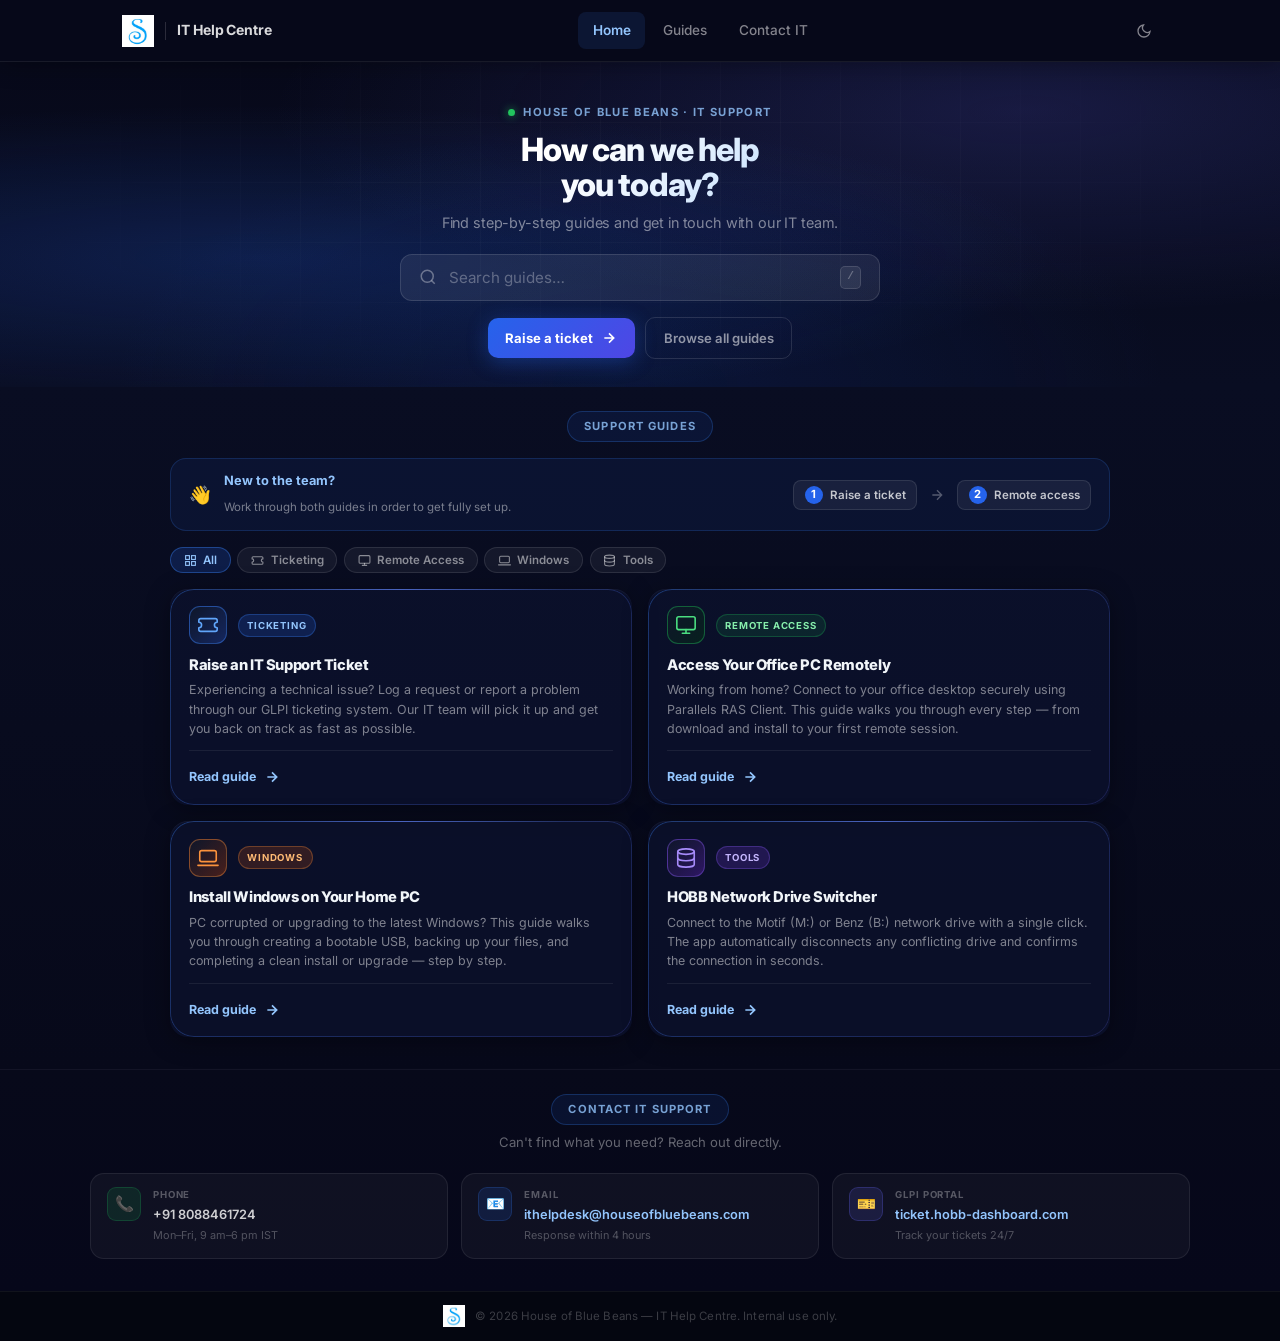
<file: index.html>
<!DOCTYPE html>
<html lang="en">
<head>
  <meta charset="UTF-8" />
  <meta name="viewport" content="width=device-width, initial-scale=1.0" />
  <meta name="description" content="House of Blue Beans IT Help Centre — step-by-step guides for raising IT support tickets and accessing your office PC remotely." />
  <title>IT Help Centre – House of Blue Beans</title>
  <link rel="icon" type="image/png" href="assets/images/logo.png" />
  <link rel="stylesheet" href="assets/style.css?v=8" />
</head>
<body>

  <!-- ── HEADER ── -->
  <header>
    <div class="hdr-inner">
      <a href="index.html" class="logo">
        <img src="assets/images/logo.png" alt="House of Blue Beans" />
        <div class="logo-sep"></div>
        <span class="logo-label">IT Help Centre</span>
      </a>
      <nav>
        <a href="index.html" class="nav-a active">Home</a>
        <a href="#guides" class="nav-a">Guides</a>
        <a href="#contact" class="nav-a">Contact IT</a>
      </nav>
      <div class="hdr-controls">
        <button class="theme-toggle" title="Toggle light/dark mode" aria-label="Toggle light/dark mode">
          <svg class="icon-moon" width="16" height="16" fill="none" stroke="currentColor" stroke-width="2" viewBox="0 0 24 24"><path d="M21 12.79A9 9 0 1 1 11.21 3 7 7 0 0 0 21 12.79z"/></svg>
          <svg class="icon-sun" width="16" height="16" fill="none" stroke="currentColor" stroke-width="2" viewBox="0 0 24 24"><circle cx="12" cy="12" r="5"/><line x1="12" y1="1" x2="12" y2="3"/><line x1="12" y1="21" x2="12" y2="23"/><line x1="4.22" y1="4.22" x2="5.64" y2="5.64"/><line x1="18.36" y1="18.36" x2="19.78" y2="19.78"/><line x1="1" y1="12" x2="3" y2="12"/><line x1="21" y1="12" x2="23" y2="12"/><line x1="4.22" y1="19.78" x2="5.64" y2="18.36"/><line x1="18.36" y1="5.64" x2="19.78" y2="4.22"/></svg>
        </button>
        <button class="nav-toggle" aria-label="Open navigation" aria-expanded="false">
          <svg width="20" height="20" fill="none" stroke="currentColor" stroke-width="2" stroke-linecap="round" viewBox="0 0 24 24"><line x1="3" y1="6" x2="21" y2="6"/><line x1="3" y1="12" x2="21" y2="12"/><line x1="3" y1="18" x2="21" y2="18"/></svg>
        </button>
      </div>
    </div>
    <nav class="nav-mobile">
      <a href="index.html" class="nav-mobile-a active">Home</a>
      <a href="#guides" class="nav-mobile-a">Guides</a>
      <a href="#contact" class="nav-mobile-a">Contact IT</a>
    </nav>
  </header>

  <!-- ── HERO ── -->
  <section class="hero">
    <div class="hero-inner">
      <div class="eyebrow">
        <span class="eyebrow-dot"></span>
        House of Blue Beans · IT Support
      </div>
      <h1>How can we help<br>you today?</h1>
      <p>Find step-by-step guides and get in touch with our IT team.</p>
      <label class="search-box" for="searchInput">
        <svg class="s-icon" width="18" height="18" fill="none" stroke="currentColor" stroke-width="2" viewBox="0 0 24 24" aria-hidden="true"><circle cx="11" cy="11" r="8"/><path d="m21 21-4.35-4.35"/></svg>
        <input id="searchInput" type="search" placeholder="Search guides…" autocomplete="off" />
        <kbd class="search-hint">/</kbd>
      </label>
      <div class="hero-actions">
        <a href="guides/raise-it-ticket.html" class="btn-primary">
          Raise a ticket
          <svg width="16" height="16" fill="none" stroke="currentColor" stroke-width="2.5" viewBox="0 0 24 24" aria-hidden="true"><path d="M5 12h14M12 5l7 7-7 7"/></svg>
        </a>
        <a href="guides/all-guides.html" class="btn-ghost">Browse all guides</a>
      </div>
    </div>
  </section>

  <!-- ── GUIDE CARDS ── -->
  <section class="guides" id="guides">
    <div class="guides-inner">
      <div class="guides-label">
        <span class="sec-pill">Support Guides</span>
      </div>

      <div class="onboard-banner">
        <div class="onboard-icon">👋</div>
        <div class="onboard-text">
          <strong>New to the team?</strong>
          <span>Work through both guides in order to get fully set up.</span>
        </div>
        <div class="onboard-steps">
          <a href="guides/raise-it-ticket.html" class="onboard-step">
            <span class="onboard-num">1</span>Raise a ticket
          </a>
          <svg class="onboard-arrow" width="16" height="16" fill="none" stroke="currentColor" stroke-width="2" viewBox="0 0 24 24" aria-hidden="true"><path d="M5 12h14M12 5l7 7-7 7"/></svg>
          <a href="guides/parallels-ras.html" class="onboard-step">
            <span class="onboard-num">2</span>Remote access
          </a>
        </div>
      </div>

      <div class="filter-row">
        <button class="filter-btn active" data-filter="all"><svg width="13" height="13" fill="none" stroke="currentColor" stroke-width="2" viewBox="0 0 24 24"><rect x="3" y="3" width="7" height="7"/><rect x="14" y="3" width="7" height="7"/><rect x="3" y="14" width="7" height="7"/><rect x="14" y="14" width="7" height="7"/></svg> All</button>
        <button class="filter-btn" data-filter="ticketing"><svg width="13" height="13" viewBox="0 0 24 24" fill="none" stroke="currentColor" stroke-width="2" stroke-linecap="round" stroke-linejoin="round"><path d="M2 9a3 3 0 1 1 0 6v2a2 2 0 0 0 2 2h16a2 2 0 0 0 2-2v-2a3 3 0 1 1 0-6V7a2 2 0 0 0-2-2H4a2 2 0 0 0-2 2v2z"/></svg> Ticketing</button>
        <button class="filter-btn" data-filter="remote-access"><svg width="13" height="13" viewBox="0 0 24 24" fill="none" stroke="currentColor" stroke-width="2" stroke-linecap="round" stroke-linejoin="round"><rect x="2" y="3" width="20" height="14" rx="2"/><path d="M8 21h8M12 17v4"/></svg> Remote Access</button>
        <button class="filter-btn" data-filter="windows"><svg width="13" height="13" viewBox="0 0 24 24" fill="none" stroke="currentColor" stroke-width="2" stroke-linecap="round" stroke-linejoin="round"><rect x="3" y="4" width="18" height="12" rx="2"/><path d="M1 20h22"/></svg> Windows</button>
        <button class="filter-btn" data-filter="tools"><svg width="13" height="13" viewBox="0 0 24 24" fill="none" stroke="currentColor" stroke-width="2" stroke-linecap="round" stroke-linejoin="round"><ellipse cx="12" cy="5" rx="9" ry="3"/><path d="M3 5v14c0 1.66 4.03 3 9 3s9-1.34 9-3V5"/><path d="M3 12c0 1.66 4.03 3 9 3s9-1.34 9-3"/></svg> Tools</button>
      </div>

      <div class="card-grid">

        <a class="gcard" href="guides/raise-it-ticket.html" data-category="ticketing">
          <div class="gc-top">
            <div class="gc-icon ic-blue"><svg width="22" height="22" viewBox="0 0 24 24" fill="none" stroke="currentColor" stroke-width="1.75" stroke-linecap="round" stroke-linejoin="round"><path d="M2 9a3 3 0 1 1 0 6v2a2 2 0 0 0 2 2h16a2 2 0 0 0 2-2v-2a3 3 0 1 1 0-6V7a2 2 0 0 0-2-2H4a2 2 0 0 0-2 2v2z"/></svg></div>
            <span class="gc-badge bd-blue">Ticketing</span>
          </div>
          <h2 class="gc-title">Raise an IT Support Ticket</h2>
          <p class="gc-desc">Experiencing a technical issue? Log a request or report a problem through our GLPI ticketing system. Our IT team will pick it up and get you back on track as fast as possible.</p>
          <div class="gc-footer">
            <span class="gc-cta">
              Read guide
              <svg width="16" height="16" fill="none" stroke="currentColor" stroke-width="2.5" viewBox="0 0 24 24" aria-hidden="true"><path d="M5 12h14M12 5l7 7-7 7"/></svg>
            </span>
          </div>
        </a>

        <a class="gcard" href="guides/parallels-ras.html" data-category="remote-access">
          <div class="gc-top">
            <div class="gc-icon ic-green"><svg width="22" height="22" viewBox="0 0 24 24" fill="none" stroke="currentColor" stroke-width="1.75" stroke-linecap="round" stroke-linejoin="round"><rect x="2" y="3" width="20" height="14" rx="2"/><path d="M8 21h8M12 17v4"/></svg></div>
            <span class="gc-badge bd-green">Remote Access</span>
          </div>
          <h2 class="gc-title">Access Your Office PC Remotely</h2>
          <p class="gc-desc">Working from home? Connect to your office desktop securely using Parallels RAS Client. This guide walks you through every step — from download and install to your first remote session.</p>
          <div class="gc-footer">
            <span class="gc-cta">
              Read guide
              <svg width="16" height="16" fill="none" stroke="currentColor" stroke-width="2.5" viewBox="0 0 24 24" aria-hidden="true"><path d="M5 12h14M12 5l7 7-7 7"/></svg>
            </span>
          </div>
        </a>

        <a class="gcard" href="guides/install-windows.html" data-category="windows">
          <div class="gc-top">
            <div class="gc-icon ic-orange"><svg width="22" height="22" viewBox="0 0 24 24" fill="none" stroke="currentColor" stroke-width="1.75" stroke-linecap="round" stroke-linejoin="round"><rect x="3" y="4" width="18" height="12" rx="2"/><path d="M1 20h22"/></svg></div>
            <span class="gc-badge bd-orange">Windows</span>
          </div>
          <h2 class="gc-title">Install Windows on Your Home PC</h2>
          <p class="gc-desc">PC corrupted or upgrading to the latest Windows? This guide walks you through creating a bootable USB, backing up your files, and completing a clean install or upgrade — step by step.</p>
          <div class="gc-footer">
            <span class="gc-cta">
              Read guide
              <svg width="16" height="16" fill="none" stroke="currentColor" stroke-width="2.5" viewBox="0 0 24 24" aria-hidden="true"><path d="M5 12h14M12 5l7 7-7 7"/></svg>
            </span>
          </div>
        </a>

        <a class="gcard" href="guides/hobb-drive-switcher.html" data-category="tools">
          <div class="gc-top">
            <div class="gc-icon ic-purple"><svg width="22" height="22" viewBox="0 0 24 24" fill="none" stroke="currentColor" stroke-width="1.75" stroke-linecap="round" stroke-linejoin="round"><ellipse cx="12" cy="5" rx="9" ry="3"/><path d="M3 5v14c0 1.66 4.03 3 9 3s9-1.34 9-3V5"/><path d="M3 12c0 1.66 4.03 3 9 3s9-1.34 9-3"/></svg></div>
            <span class="gc-badge bd-purple">Tools</span>
          </div>
          <h2 class="gc-title">HOBB Network Drive Switcher</h2>
          <p class="gc-desc">Connect to the Motif (M:) or Benz (B:) network drive with a single click. The app automatically disconnects any conflicting drive and confirms the connection in seconds.</p>
          <div class="gc-footer">
            <span class="gc-cta">
              Read guide
              <svg width="16" height="16" fill="none" stroke="currentColor" stroke-width="2.5" viewBox="0 0 24 24" aria-hidden="true"><path d="M5 12h14M12 5l7 7-7 7"/></svg>
            </span>
          </div>
        </a>

      </div>
    </div>
  </section>

  <!-- ── CONTACT IT ── -->
  <section class="contact" id="contact">
    <div class="contact-inner">
      <div class="contact-hd">
        <span class="sec-pill">Contact IT Support</span>
        <p class="contact-sub">Can't find what you need? Reach out directly.</p>
      </div>
      <div class="contact-row">
        <div class="ccard">
          <div class="ccard-icon ci-green">📞</div>
          <div>
            <div class="ccard-label">Phone</div>
            <div class="ccard-val">+91 8088461724</div>
            <div class="ccard-note">Mon–Fri, 9 am–6 pm IST</div>
          </div>
        </div>
        <div class="ccard">
          <div class="ccard-icon ci-blue">📧</div>
          <div>
            <div class="ccard-label">Email</div>
            <a href="mailto:ithelpdesk@houseofbluebeans.com" class="ccard-val ccard-link">ithelpdesk@houseofbluebeans.com</a>
            <div class="ccard-note">Response within 4 hours</div>
          </div>
        </div>
        <div class="ccard">
          <div class="ccard-icon ci-purple">🎫</div>
          <div>
            <div class="ccard-label">GLPI Portal</div>
            <a href="https://ticket.hobb-dashboard.com" target="_blank" rel="noopener noreferrer" class="ccard-val ccard-link">ticket.hobb-dashboard.com</a>
            <div class="ccard-note">Track your tickets 24/7</div>
          </div>
        </div>
      </div>
    </div>
  </section>

  <!-- ── FOOTER ── -->
  <footer>
    <div class="footer-inner">
      <img src="assets/images/logo.png" alt="House of Blue Beans" height="22" />
      <span>&copy; 2026 House of Blue Beans &mdash; IT Help Centre. Internal use only.</span>
    </div>
  </footer>

  <script src="assets/main.js?v=8"></script>
</body>
</html>
</file>
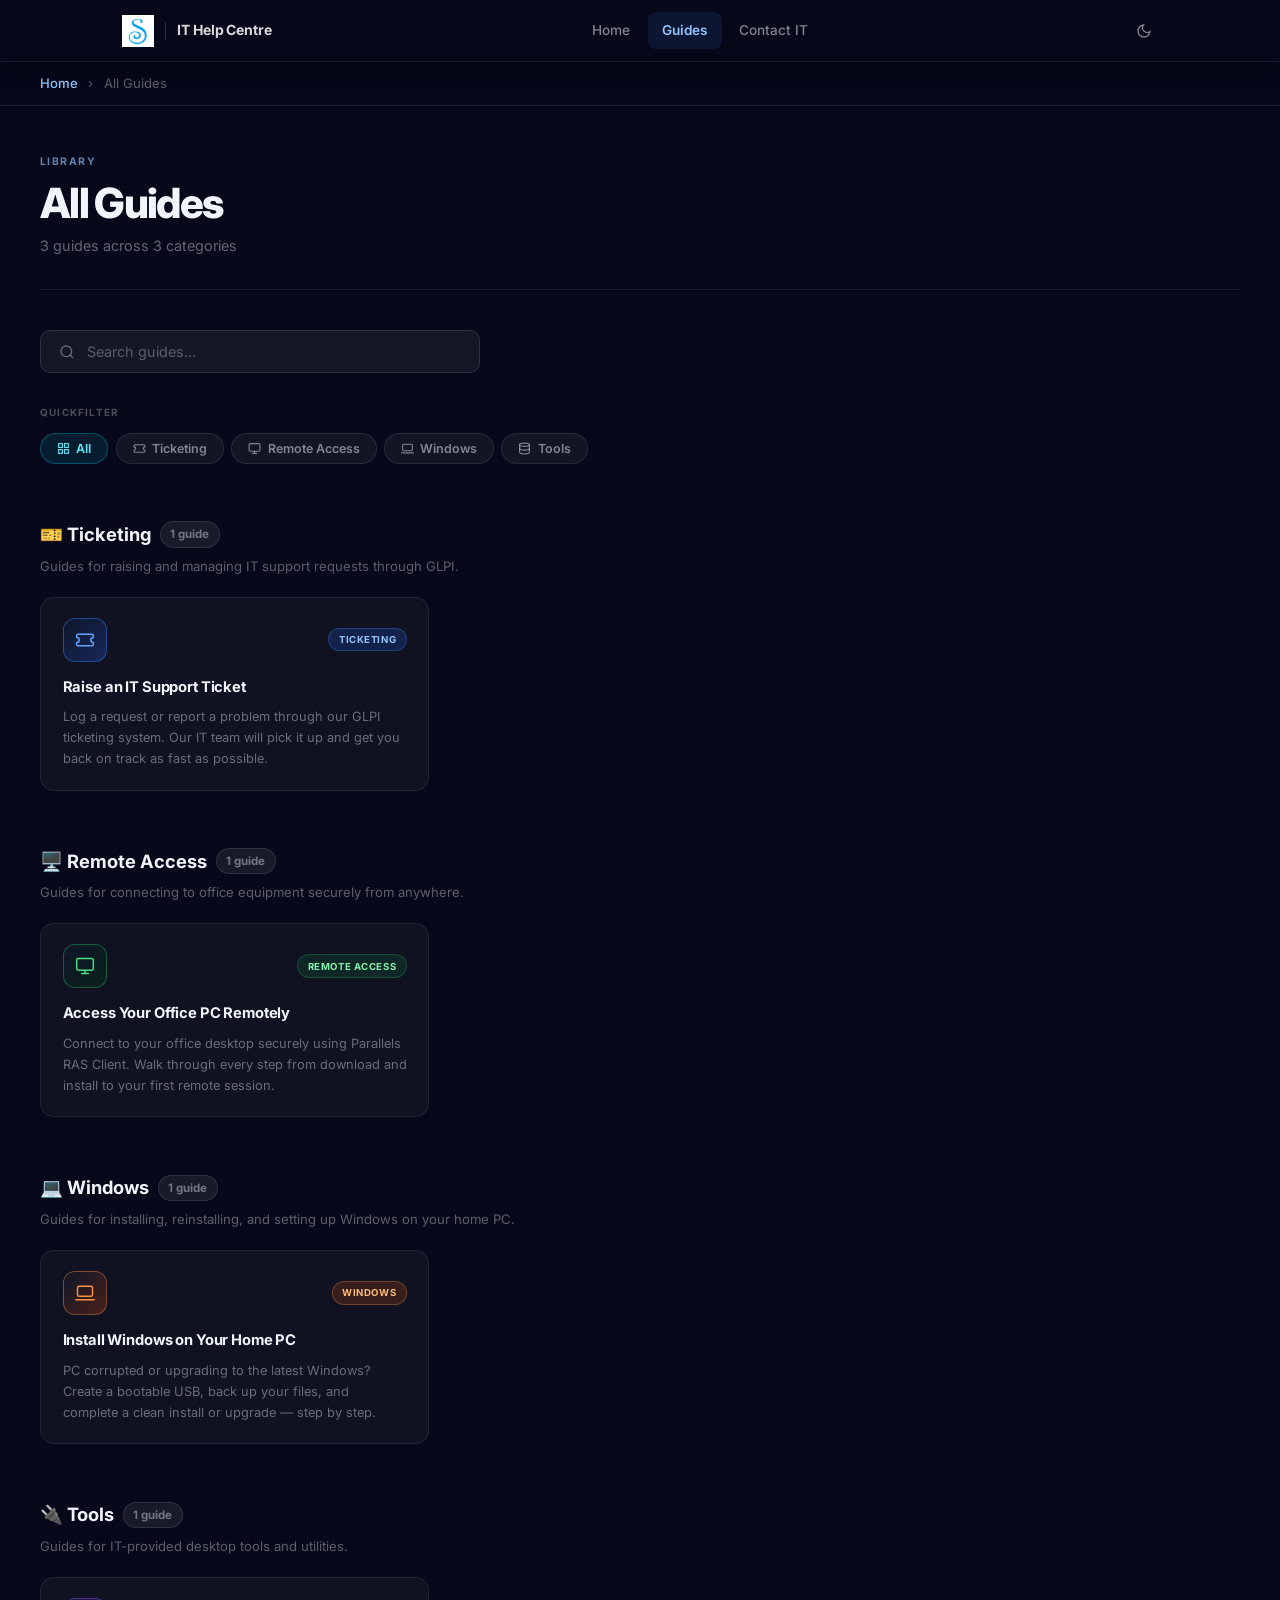
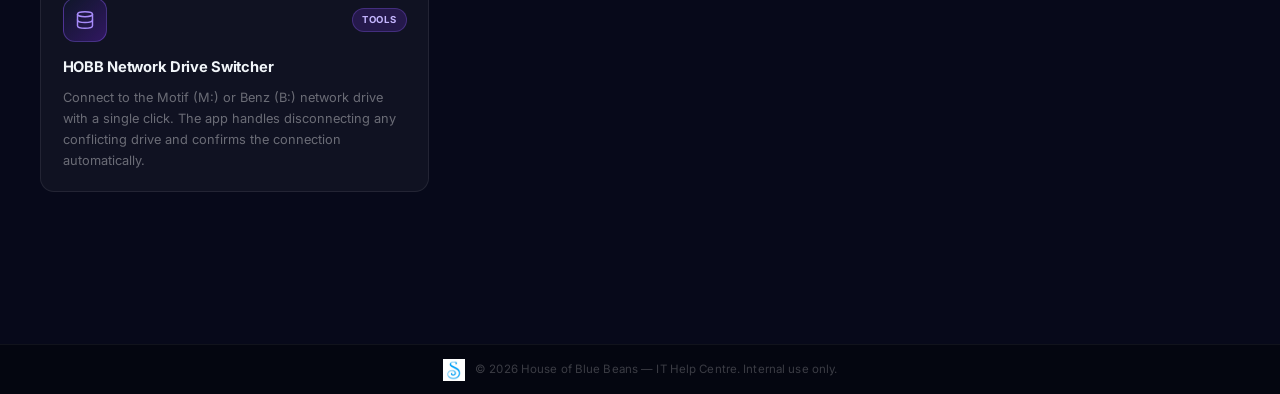
<file: guides/all-guides.html>
<!DOCTYPE html>
<html lang="en">
<head>
  <meta charset="UTF-8" />
  <meta name="viewport" content="width=device-width, initial-scale=1.0" />
  <meta name="description" content="All IT guides for House of Blue Beans staff — ticketing, remote access, Windows, and more." />
  <title>All Guides – House of Blue Beans IT Help Centre</title>
  <link rel="icon" type="image/png" href="../assets/images/logo.png" />
  <link rel="stylesheet" href="../assets/style.css?v=8" />
  <link rel="stylesheet" href="../assets/guides-lib.css?v=1" />
</head>
<body>

  <header>
    <div class="hdr-inner">
      <a href="../index.html" class="logo">
        <img src="../assets/images/logo.png" alt="House of Blue Beans" />
        <div class="logo-sep"></div>
        <span class="logo-label">IT Help Centre</span>
      </a>
      <nav>
        <a href="../index.html" class="nav-a">Home</a>
        <a href="../index.html#guides" class="nav-a">Guides</a>
        <a href="../index.html#contact" class="nav-a">Contact IT</a>
      </nav>
      <div class="hdr-controls">
        <button class="theme-toggle" title="Toggle light/dark mode" aria-label="Toggle light/dark mode">
          <svg class="icon-moon" width="16" height="16" fill="none" stroke="currentColor" stroke-width="2" viewBox="0 0 24 24"><path d="M21 12.79A9 9 0 1 1 11.21 3 7 7 0 0 0 21 12.79z"/></svg>
          <svg class="icon-sun" width="16" height="16" fill="none" stroke="currentColor" stroke-width="2" viewBox="0 0 24 24"><circle cx="12" cy="12" r="5"/><line x1="12" y1="1" x2="12" y2="3"/><line x1="12" y1="21" x2="12" y2="23"/><line x1="4.22" y1="4.22" x2="5.64" y2="5.64"/><line x1="18.36" y1="18.36" x2="19.78" y2="19.78"/><line x1="1" y1="12" x2="3" y2="12"/><line x1="21" y1="12" x2="23" y2="12"/><line x1="4.22" y1="19.78" x2="5.64" y2="18.36"/><line x1="18.36" y1="5.64" x2="19.78" y2="4.22"/></svg>
        </button>
        <button class="nav-toggle" aria-label="Open navigation" aria-expanded="false">
          <svg width="20" height="20" fill="none" stroke="currentColor" stroke-width="2" stroke-linecap="round" viewBox="0 0 24 24"><line x1="3" y1="6" x2="21" y2="6"/><line x1="3" y1="12" x2="21" y2="12"/><line x1="3" y1="18" x2="21" y2="18"/></svg>
        </button>
      </div>
    </div>
    <nav class="nav-mobile">
      <a href="../index.html" class="nav-mobile-a">Home</a>
      <a href="../index.html#guides" class="nav-mobile-a">Guides</a>
      <a href="../index.html#contact" class="nav-mobile-a">Contact IT</a>
    </nav>
  </header>

  <div class="breadcrumb">
    <a href="../index.html">Home</a>
    <span>›</span>
    All Guides
  </div>

  <div class="lib-wrap">
    <div class="lib-inner">

      <!-- Page header -->
      <div class="lib-hd">
        <span class="lib-label">Library</span>
        <h1 class="lib-title">All Guides</h1>
        <p class="lib-count" id="libCount">3 guides across 3 categories</p>
      </div>

      <!-- Search -->
      <div class="lib-search-wrap">
        <label class="lib-search" for="libSearch">
          <svg class="lib-search-icon" width="16" height="16" fill="none" stroke="currentColor" stroke-width="2" viewBox="0 0 24 24" aria-hidden="true"><circle cx="11" cy="11" r="8"/><path d="m21 21-4.35-4.35"/></svg>
          <input id="libSearch" type="search" placeholder="Search guides…" autocomplete="off" />
        </label>
      </div>

      <!-- Quickfilter -->
      <span class="lib-filter-label">Quickfilter</span>
      <div class="lib-pills">
        <button class="lib-pill active" data-filter="all">
          <svg width="13" height="13" fill="none" stroke="currentColor" stroke-width="2" viewBox="0 0 24 24"><rect x="3" y="3" width="7" height="7"/><rect x="14" y="3" width="7" height="7"/><rect x="3" y="14" width="7" height="7"/><rect x="14" y="14" width="7" height="7"/></svg>
          All
        </button>
        <button class="lib-pill" data-filter="ticketing"><svg width="13" height="13" viewBox="0 0 24 24" fill="none" stroke="currentColor" stroke-width="2" stroke-linecap="round" stroke-linejoin="round"><path d="M2 9a3 3 0 1 1 0 6v2a2 2 0 0 0 2 2h16a2 2 0 0 0 2-2v-2a3 3 0 1 1 0-6V7a2 2 0 0 0-2-2H4a2 2 0 0 0-2 2v2z"/></svg> Ticketing</button>
        <button class="lib-pill" data-filter="remote-access"><svg width="13" height="13" viewBox="0 0 24 24" fill="none" stroke="currentColor" stroke-width="2" stroke-linecap="round" stroke-linejoin="round"><rect x="2" y="3" width="20" height="14" rx="2"/><path d="M8 21h8M12 17v4"/></svg> Remote Access</button>
        <button class="lib-pill" data-filter="windows"><svg width="13" height="13" viewBox="0 0 24 24" fill="none" stroke="currentColor" stroke-width="2" stroke-linecap="round" stroke-linejoin="round"><rect x="3" y="4" width="18" height="12" rx="2"/><path d="M1 20h22"/></svg> Windows</button>
        <button class="lib-pill" data-filter="tools"><svg width="13" height="13" viewBox="0 0 24 24" fill="none" stroke="currentColor" stroke-width="2" stroke-linecap="round" stroke-linejoin="round"><ellipse cx="12" cy="5" rx="9" ry="3"/><path d="M3 5v14c0 1.66 4.03 3 9 3s9-1.34 9-3V5"/><path d="M3 12c0 1.66 4.03 3 9 3s9-1.34 9-3"/></svg> Tools</button>
      </div>

      <!-- Empty state -->
      <p class="lib-empty" id="libEmpty">No guides match your search.</p>

      <!-- ── Ticketing ── -->
      <div class="lib-section" data-category="ticketing">
        <div class="lib-section-hd">
          <h2 class="lib-section-title">
            🎫 Ticketing
            <span class="lib-section-count">1 guide</span>
          </h2>
        </div>
        <p class="lib-section-desc">Guides for raising and managing IT support requests through GLPI.</p>
        <div class="lib-grid">

          <a class="lib-card" href="raise-it-ticket.html" data-title="raise an it support ticket" data-desc="log a request or report a problem through our glpi ticketing system">
            <div class="lib-card-top">
              <span class="lib-card-icon ic-blue"><svg width="20" height="20" viewBox="0 0 24 24" fill="none" stroke="currentColor" stroke-width="1.75" stroke-linecap="round" stroke-linejoin="round"><path d="M2 9a3 3 0 1 1 0 6v2a2 2 0 0 0 2 2h16a2 2 0 0 0 2-2v-2a3 3 0 1 1 0-6V7a2 2 0 0 0-2-2H4a2 2 0 0 0-2 2v2z"/></svg></span>
              <span class="lib-card-badge lbd-blue">Ticketing</span>
            </div>
            <h3 class="lib-card-title">Raise an IT Support Ticket</h3>
            <p class="lib-card-desc">Log a request or report a problem through our GLPI ticketing system. Our IT team will pick it up and get you back on track as fast as possible.</p>
          </a>

        </div>
      </div>

      <!-- ── Remote Access ── -->
      <div class="lib-section" data-category="remote-access">
        <div class="lib-section-hd">
          <h2 class="lib-section-title">
            🖥️ Remote Access
            <span class="lib-section-count">1 guide</span>
          </h2>
        </div>
        <p class="lib-section-desc">Guides for connecting to office equipment securely from anywhere.</p>
        <div class="lib-grid">

          <a class="lib-card" href="parallels-ras.html" data-title="access your office pc remotely" data-desc="connect to your office desktop securely using parallels ras client from home">
            <div class="lib-card-top">
              <span class="lib-card-icon ic-green"><svg width="20" height="20" viewBox="0 0 24 24" fill="none" stroke="currentColor" stroke-width="1.75" stroke-linecap="round" stroke-linejoin="round"><rect x="2" y="3" width="20" height="14" rx="2"/><path d="M8 21h8M12 17v4"/></svg></span>
              <span class="lib-card-badge lbd-green">Remote Access</span>
            </div>
            <h3 class="lib-card-title">Access Your Office PC Remotely</h3>
            <p class="lib-card-desc">Connect to your office desktop securely using Parallels RAS Client. Walk through every step from download and install to your first remote session.</p>
          </a>

        </div>
      </div>

      <!-- ── Windows ── -->
      <div class="lib-section" data-category="windows">
        <div class="lib-section-hd">
          <h2 class="lib-section-title">
            💻 Windows
            <span class="lib-section-count">1 guide</span>
          </h2>
        </div>
        <p class="lib-section-desc">Guides for installing, reinstalling, and setting up Windows on your home PC.</p>
        <div class="lib-grid">

          <a class="lib-card" href="install-windows.html" data-title="install windows on your home pc" data-desc="reinstall or upgrade windows on a corrupted or outdated home pc using the media creation tool bootable usb">
            <div class="lib-card-top">
              <span class="lib-card-icon ic-orange"><svg width="20" height="20" viewBox="0 0 24 24" fill="none" stroke="currentColor" stroke-width="1.75" stroke-linecap="round" stroke-linejoin="round"><rect x="3" y="4" width="18" height="12" rx="2"/><path d="M1 20h22"/></svg></span>
              <span class="lib-card-badge lbd-orange">Windows</span>
            </div>
            <h3 class="lib-card-title">Install Windows on Your Home PC</h3>
            <p class="lib-card-desc">PC corrupted or upgrading to the latest Windows? Create a bootable USB, back up your files, and complete a clean install or upgrade — step by step.</p>
          </a>

        </div>
      </div>

      <!-- ── Tools ── -->
      <div class="lib-section" data-category="tools">
        <div class="lib-section-hd">
          <h2 class="lib-section-title">
            🔌 Tools
            <span class="lib-section-count">1 guide</span>
          </h2>
        </div>
        <p class="lib-section-desc">Guides for IT-provided desktop tools and utilities.</p>
        <div class="lib-grid">

          <a class="lib-card" href="hobb-drive-switcher.html" data-title="hobb network drive switcher" data-desc="connect to the motif m: or benz b: network drive with a single click automatically disconnects conflicting drives">
            <div class="lib-card-top">
              <span class="lib-card-icon ic-purple"><svg width="20" height="20" viewBox="0 0 24 24" fill="none" stroke="currentColor" stroke-width="1.75" stroke-linecap="round" stroke-linejoin="round"><ellipse cx="12" cy="5" rx="9" ry="3"/><path d="M3 5v14c0 1.66 4.03 3 9 3s9-1.34 9-3V5"/><path d="M3 12c0 1.66 4.03 3 9 3s9-1.34 9-3"/></svg></span>
              <span class="lib-card-badge lbd-purple">Tools</span>
            </div>
            <h3 class="lib-card-title">HOBB Network Drive Switcher</h3>
            <p class="lib-card-desc">Connect to the Motif (M:) or Benz (B:) network drive with a single click. The app handles disconnecting any conflicting drive and confirms the connection automatically.</p>
          </a>

        </div>
      </div>

    </div>
  </div>

  <footer>
    <div class="footer-inner">
      <img src="../assets/images/logo.png" alt="House of Blue Beans" height="22" />
      <span>&copy; 2026 House of Blue Beans &mdash; IT Help Centre. Internal use only.</span>
    </div>
  </footer>

  <script src="../assets/main.js?v=8"></script>
  <script>
    (function () {
      var search   = document.getElementById('libSearch');
      var pills    = document.querySelectorAll('.lib-pill');
      var sections = document.querySelectorAll('.lib-section');
      var empty    = document.getElementById('libEmpty');
      var activeFilter = 'all';

      function applyFilters() {
        var q = search.value.trim().toLowerCase();
        var anyVisible = false;

        sections.forEach(function (sec) {
          var cat = sec.dataset.category;
          var catMatch = activeFilter === 'all' || activeFilter === cat;
          var secHasMatch = false;

          sec.querySelectorAll('.lib-card').forEach(function (card) {
            var text = (card.dataset.title + ' ' + card.dataset.desc).toLowerCase();
            var match = catMatch && (!q || text.includes(q));
            card.style.display = match ? '' : 'none';
            if (match) { secHasMatch = true; anyVisible = true; }
          });

          sec.classList.toggle('hidden', !secHasMatch);
        });

        empty.classList.toggle('visible', !anyVisible);
      }

      search.addEventListener('input', applyFilters);

      pills.forEach(function (pill) {
        pill.addEventListener('click', function () {
          pills.forEach(function (p) { p.classList.remove('active'); });
          pill.classList.add('active');
          activeFilter = pill.dataset.filter;
          applyFilters();
        });
      });
    })();
  </script>
</body>
</html>
</file>
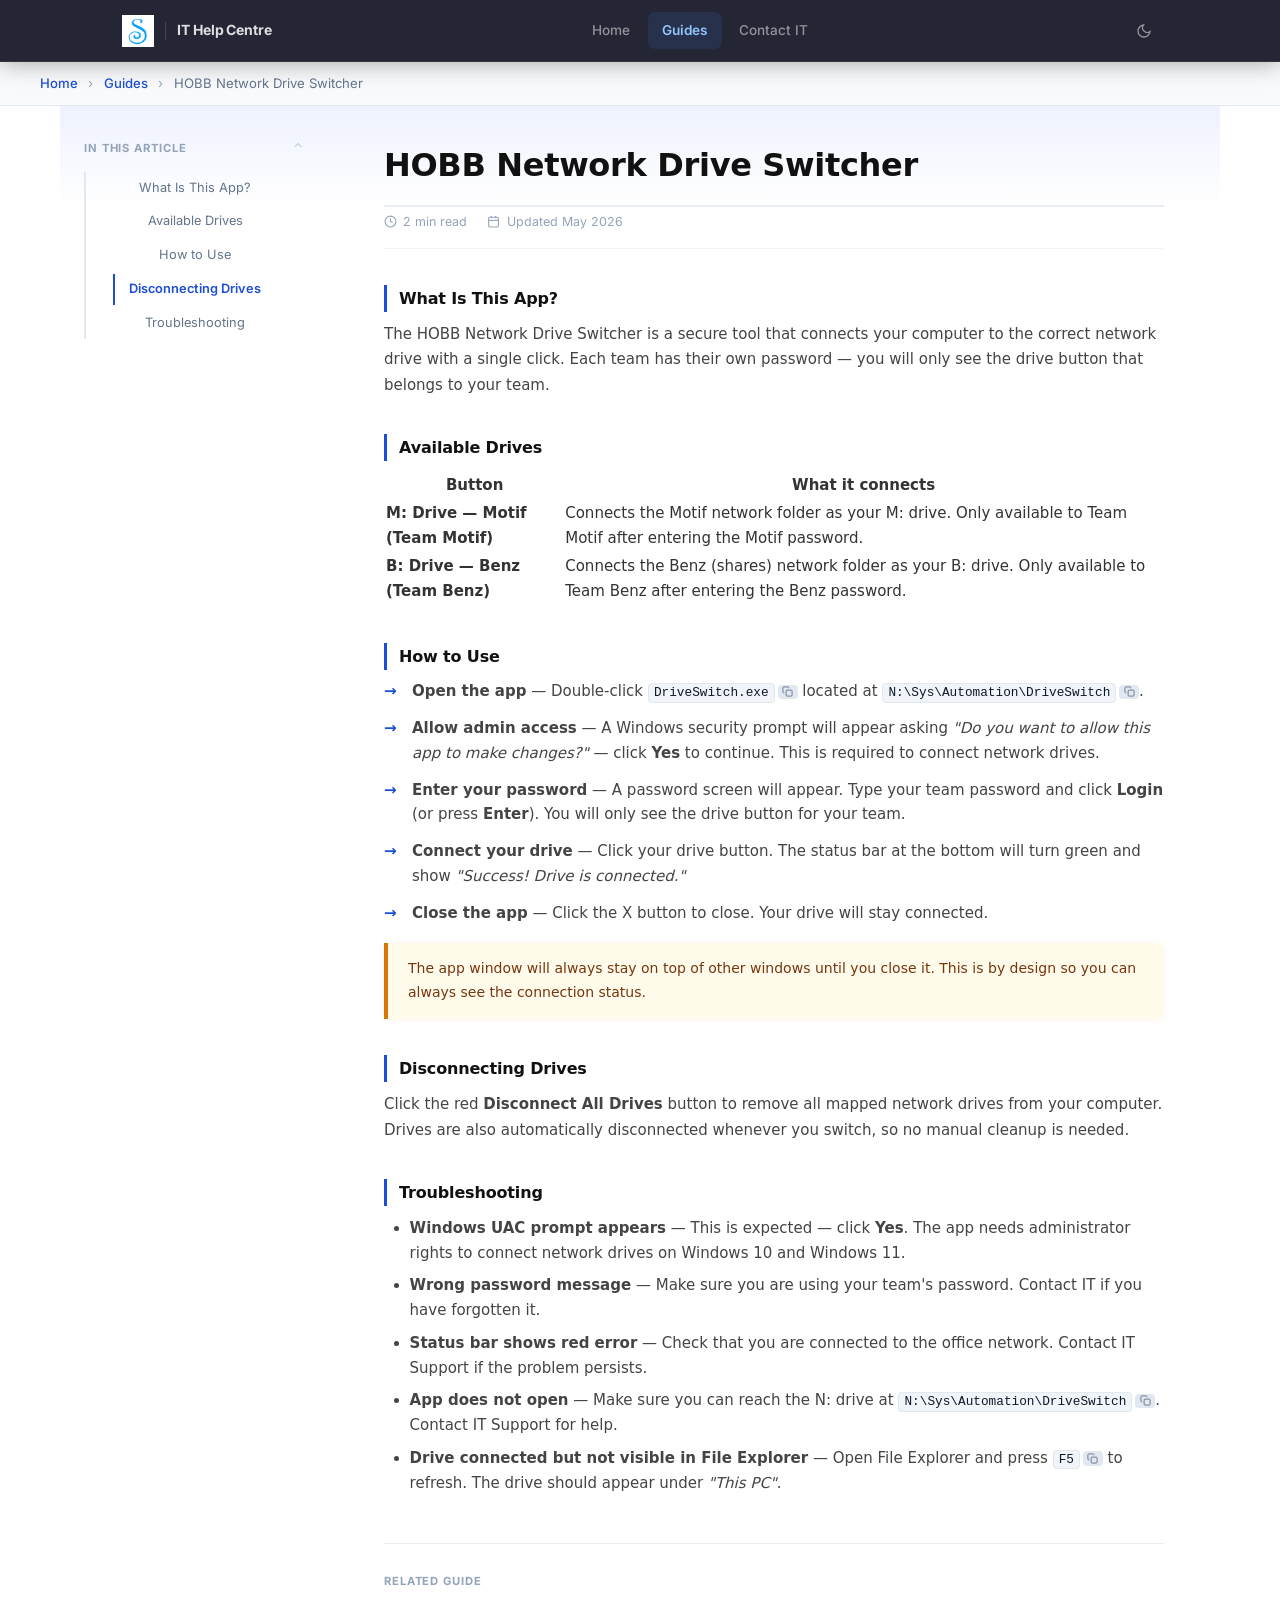
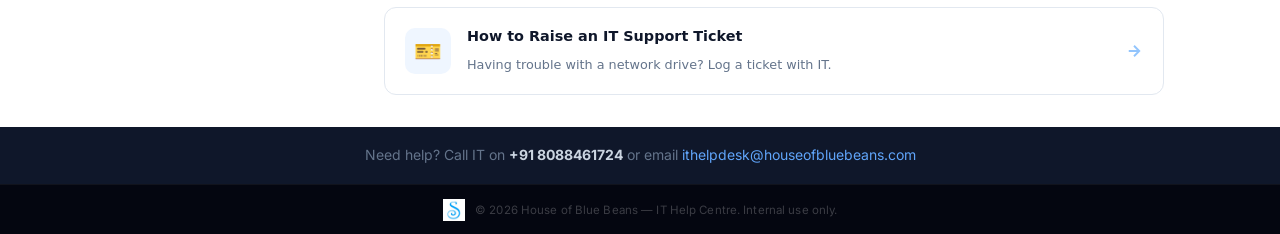
<file: guides/hobb-drive-switcher.html>
<!DOCTYPE html>
<html lang="en">
<head>
  <meta charset="UTF-8" />
  <meta name="viewport" content="width=device-width, initial-scale=1.0" />
  <meta name="description" content="How to use the HOBB Network Drive Switcher to connect your computer to the M: or B: network drive with a single click." />
  <title>HOBB Network Drive Switcher – House of Blue Beans IT Help Centre</title>
  <link rel="icon" type="image/png" href="../assets/images/logo.png" />
  <link rel="stylesheet" href="../assets/style.css?v=8" />
  <link rel="stylesheet" href="../assets/doc.css?v=12" />
</head>
<body>

  <header>
    <div class="hdr-inner">
      <a href="../index.html" class="logo">
        <img src="../assets/images/logo.png" alt="House of Blue Beans" />
        <div class="logo-sep"></div>
        <span class="logo-label">IT Help Centre</span>
      </a>
      <nav>
        <a href="../index.html" class="nav-a">Home</a>
        <a href="../index.html#guides" class="nav-a">Guides</a>
        <a href="../index.html#contact" class="nav-a">Contact IT</a>
      </nav>
      <div class="hdr-controls">
        <button class="theme-toggle" title="Toggle light/dark mode" aria-label="Toggle light/dark mode">
          <svg class="icon-moon" width="16" height="16" fill="none" stroke="currentColor" stroke-width="2" viewBox="0 0 24 24"><path d="M21 12.79A9 9 0 1 1 11.21 3 7 7 0 0 0 21 12.79z"/></svg>
          <svg class="icon-sun" width="16" height="16" fill="none" stroke="currentColor" stroke-width="2" viewBox="0 0 24 24"><circle cx="12" cy="12" r="5"/><line x1="12" y1="1" x2="12" y2="3"/><line x1="12" y1="21" x2="12" y2="23"/><line x1="4.22" y1="4.22" x2="5.64" y2="5.64"/><line x1="18.36" y1="18.36" x2="19.78" y2="19.78"/><line x1="1" y1="12" x2="3" y2="12"/><line x1="21" y1="12" x2="23" y2="12"/><line x1="4.22" y1="19.78" x2="5.64" y2="18.36"/><line x1="18.36" y1="5.64" x2="19.78" y2="4.22"/></svg>
        </button>
        <button class="nav-toggle" aria-label="Open navigation" aria-expanded="false">
          <svg width="20" height="20" fill="none" stroke="currentColor" stroke-width="2" stroke-linecap="round" viewBox="0 0 24 24"><line x1="3" y1="6" x2="21" y2="6"/><line x1="3" y1="12" x2="21" y2="12"/><line x1="3" y1="18" x2="21" y2="18"/></svg>
        </button>
      </div>
    </div>
    <nav class="nav-mobile">
      <a href="../index.html" class="nav-mobile-a">Home</a>
      <a href="../index.html#guides" class="nav-mobile-a">Guides</a>
      <a href="../index.html#contact" class="nav-mobile-a">Contact IT</a>
    </nav>
  </header>

  <div class="breadcrumb">
    <a href="../index.html">Home</a>
    <span>›</span>
    <a href="../index.html#guides">Guides</a>
    <span>›</span>
    HOBB Network Drive Switcher
  </div>

  <div class="doc-wrap">
    <div class="doc-body" data-updated="May 2026">

      <h1>HOBB Network Drive Switcher</h1>

      <h4>What Is This App?</h4>
      <p>The HOBB Network Drive Switcher is a secure tool that connects your computer to the correct network drive with a single click. Each team has their own password — you will only see the drive button that belongs to your team.</p>

      <h4>Available Drives</h4>
      <table>
        <thead>
          <tr>
            <th>Button</th>
            <th>What it connects</th>
          </tr>
        </thead>
        <tbody>
          <tr>
            <td><strong>M: Drive — Motif (Team Motif)</strong></td>
            <td>Connects the Motif network folder as your M: drive. Only available to Team Motif after entering the Motif password.</td>
          </tr>
          <tr>
            <td><strong>B: Drive — Benz (Team Benz)</strong></td>
            <td>Connects the Benz (shares) network folder as your B: drive. Only available to Team Benz after entering the Benz password.</td>
          </tr>
        </tbody>
      </table>

      <h4>How to Use</h4>
      <ol>
        <li><strong>Open the app</strong> — Double-click <code>DriveSwitch.exe</code> located at <code>N:\Sys\Automation\DriveSwitch</code>.</li>
        <li><strong>Allow admin access</strong> — A Windows security prompt will appear asking <em>"Do you want to allow this app to make changes?"</em> — click <strong>Yes</strong> to continue. This is required to connect network drives.</li>
        <li><strong>Enter your password</strong> — A password screen will appear. Type your team password and click <strong>Login</strong> (or press <strong>Enter</strong>). You will only see the drive button for your team.</li>
        <li><strong>Connect your drive</strong> — Click your drive button. The status bar at the bottom will turn green and show <em>"Success! Drive is connected."</em></li>
        <li><strong>Close the app</strong> — Click the X button to close. Your drive will stay connected.</li>
      </ol>
      <blockquote>The app window will always stay on top of other windows until you close it. This is by design so you can always see the connection status.</blockquote>

      <h4>Disconnecting Drives</h4>
      <p>Click the red <strong>Disconnect All Drives</strong> button to remove all mapped network drives from your computer. Drives are also automatically disconnected whenever you switch, so no manual cleanup is needed.</p>

      <h4>Troubleshooting</h4>
      <ul>
        <li><strong>Windows UAC prompt appears</strong> — This is expected — click <strong>Yes</strong>. The app needs administrator rights to connect network drives on Windows 10 and Windows 11.</li>
        <li><strong>Wrong password message</strong> — Make sure you are using your team's password. Contact IT if you have forgotten it.</li>
        <li><strong>Status bar shows red error</strong> — Check that you are connected to the office network. Contact IT Support if the problem persists.</li>
        <li><strong>App does not open</strong> — Make sure you can reach the N: drive at <code>N:\Sys\Automation\DriveSwitch</code>. Contact IT Support for help.</li>
        <li><strong>Drive connected but not visible in File Explorer</strong> — Open File Explorer and press <code>F5</code> to refresh. The drive should appear under <em>"This PC"</em>.</li>
      </ul>

    </div>
  </div>

  <div class="contact-bar">
    Need help? Call IT on <strong>+91 8088461724</strong> or email <a href="mailto:ithelpdesk@houseofbluebeans.com">ithelpdesk@houseofbluebeans.com</a>
  </div>

  <footer>
    <div class="footer-inner">
      <img src="../assets/images/logo.png" alt="House of Blue Beans" height="22" />
      <span>&copy; 2026 House of Blue Beans &mdash; IT Help Centre. Internal use only.</span>
    </div>
  </footer>

  <script src="../assets/main.js?v=8"></script>
</body>
</html>
</file>
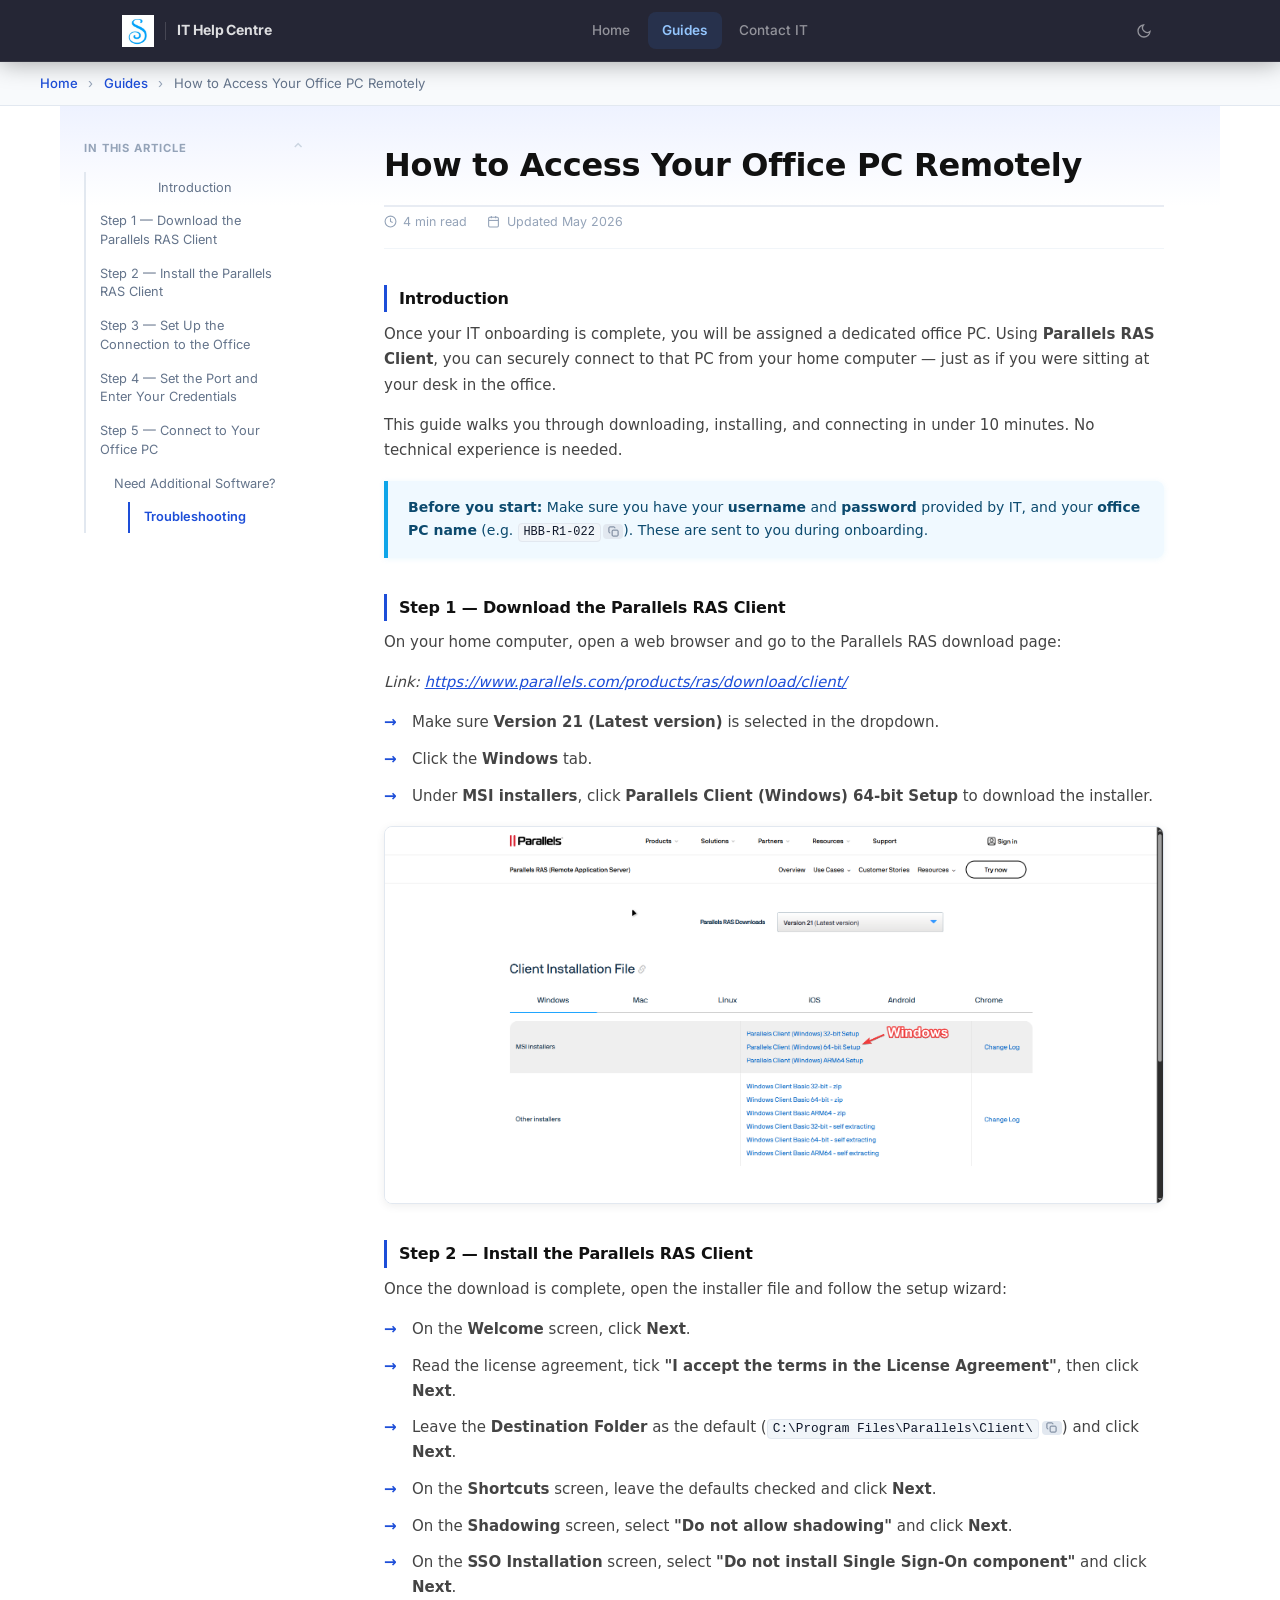
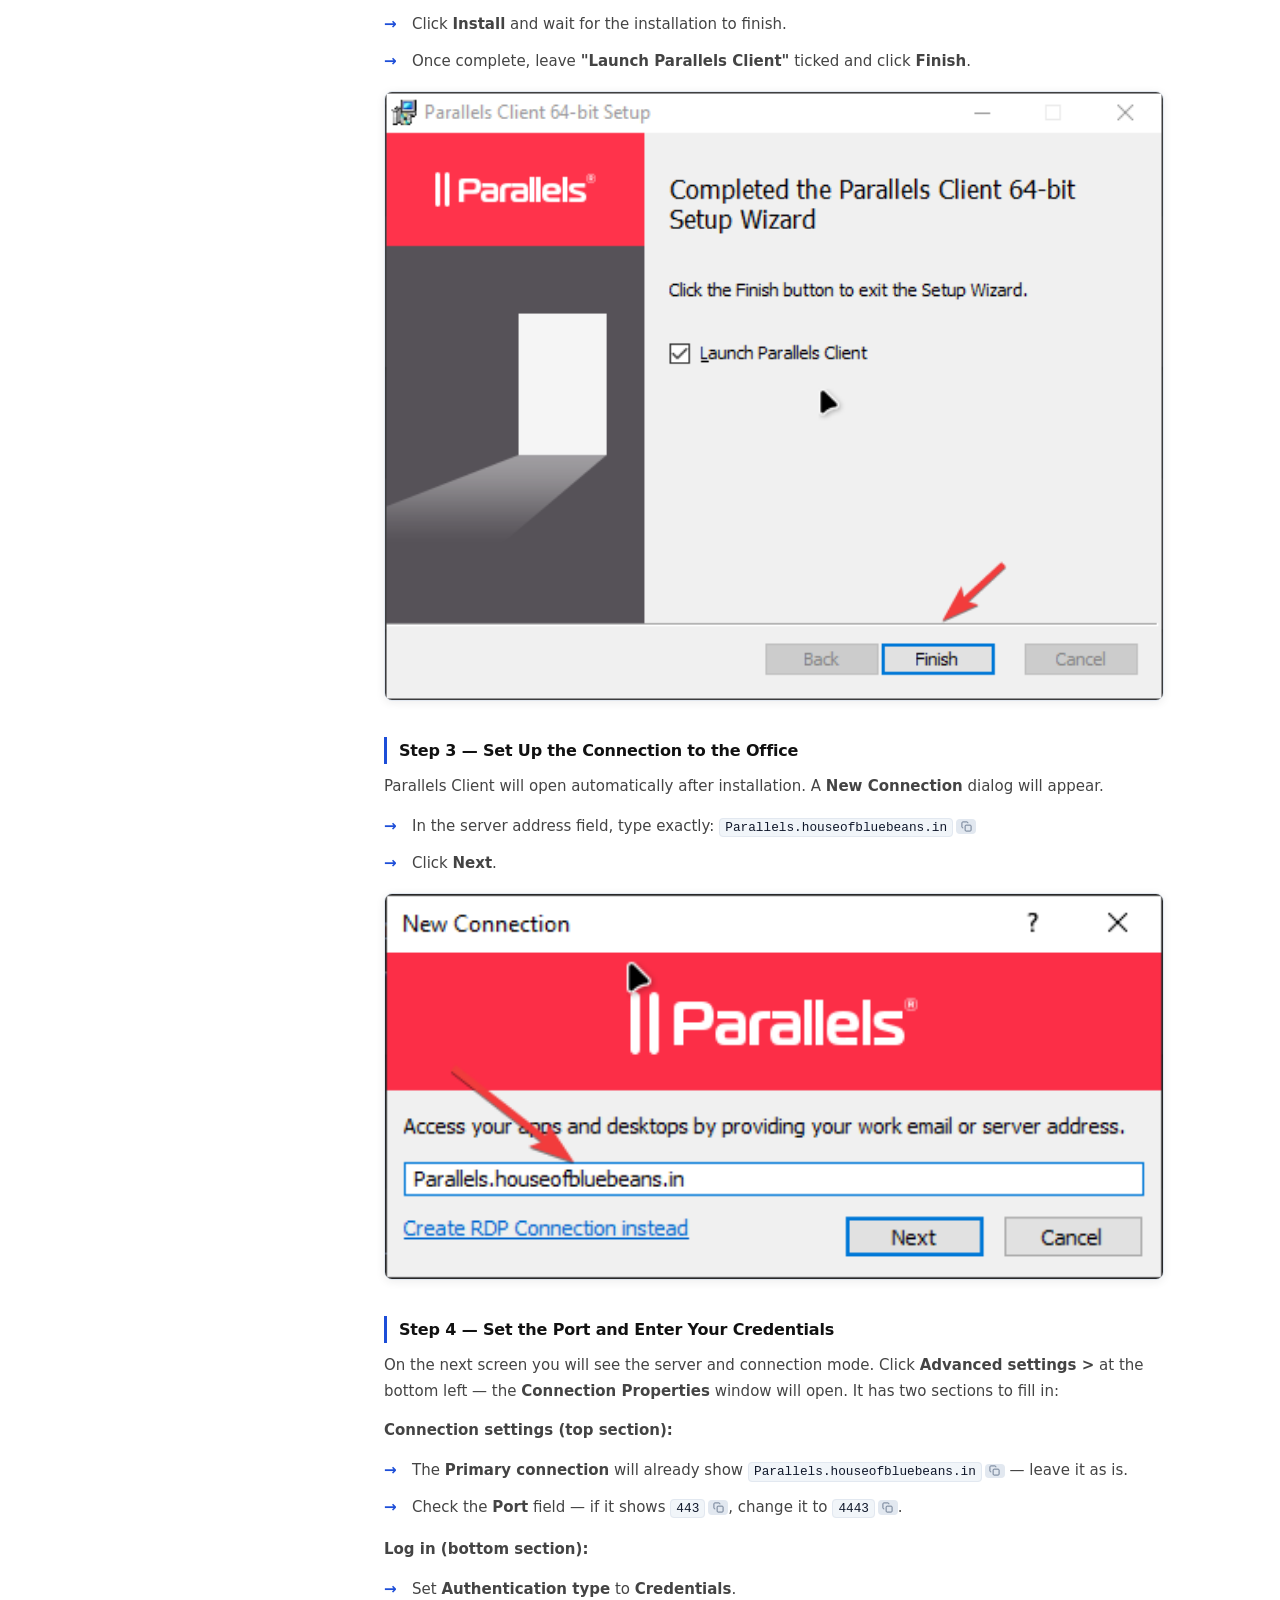
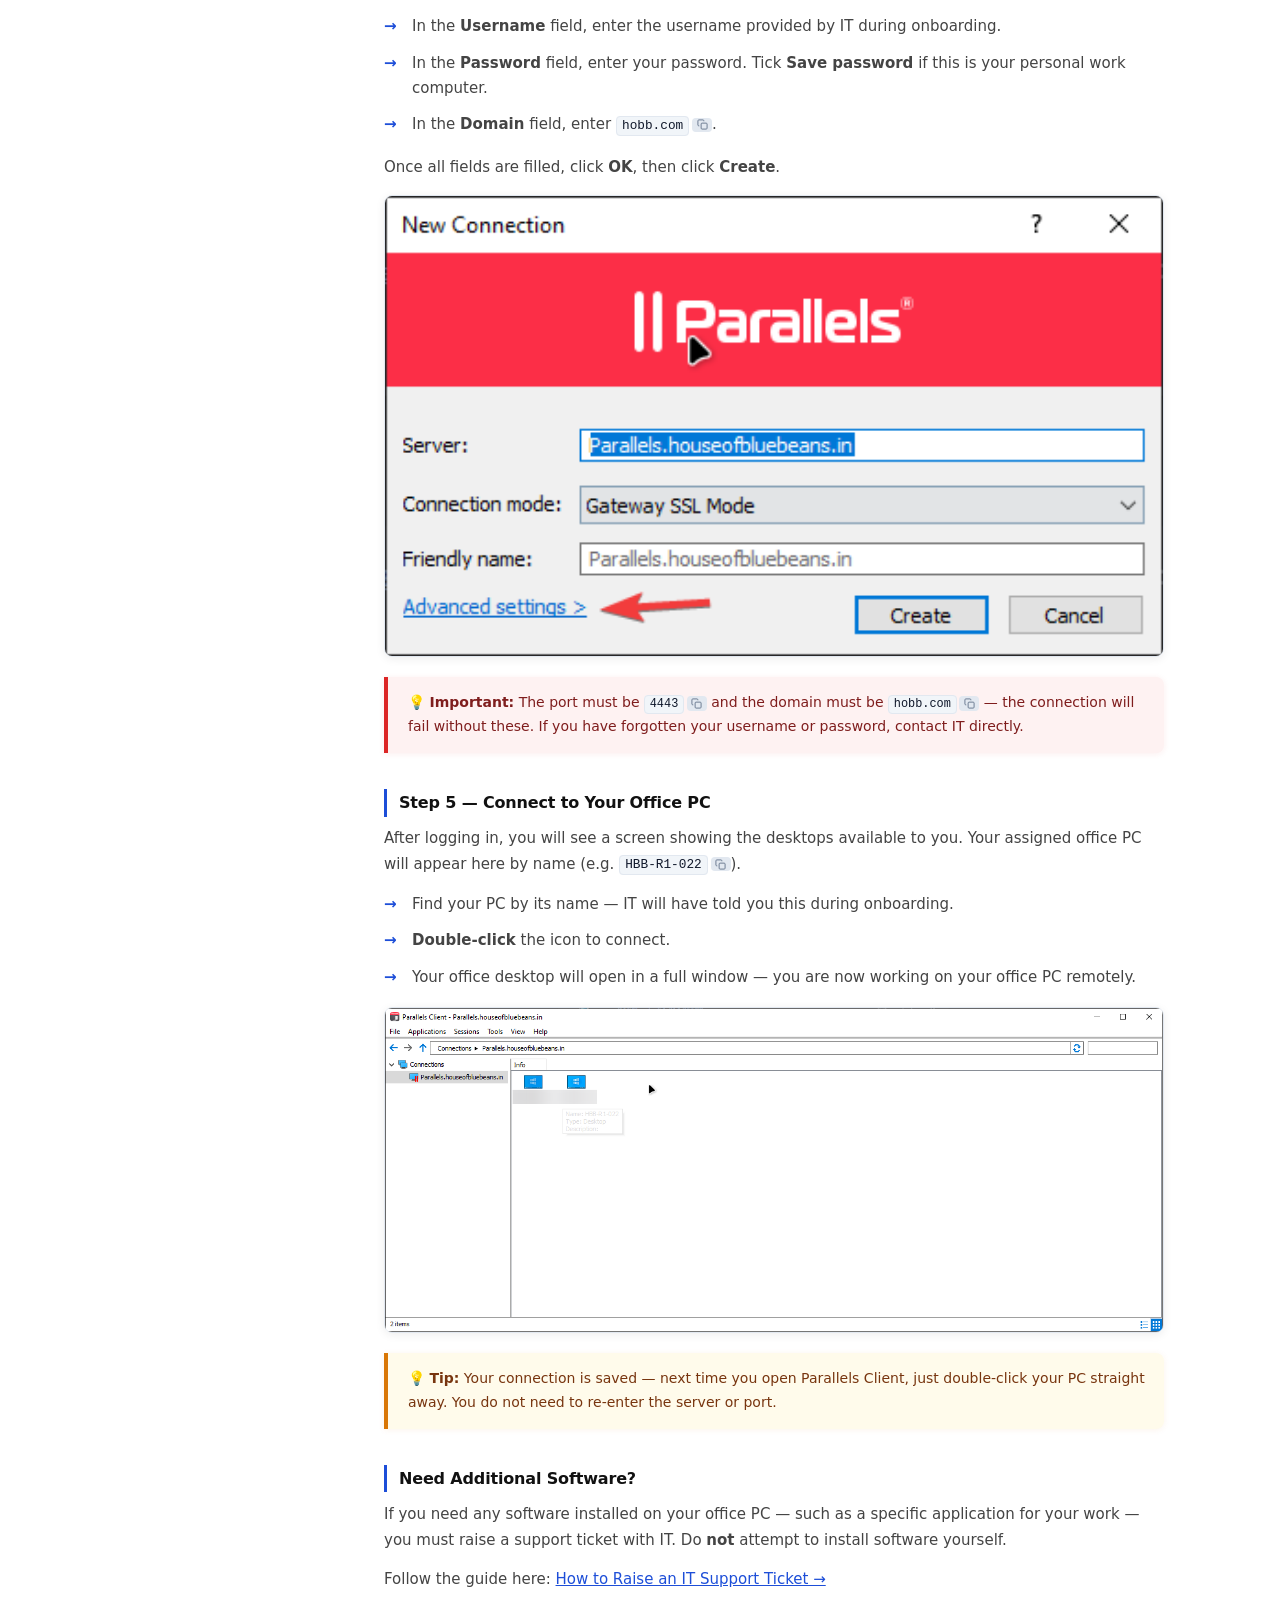
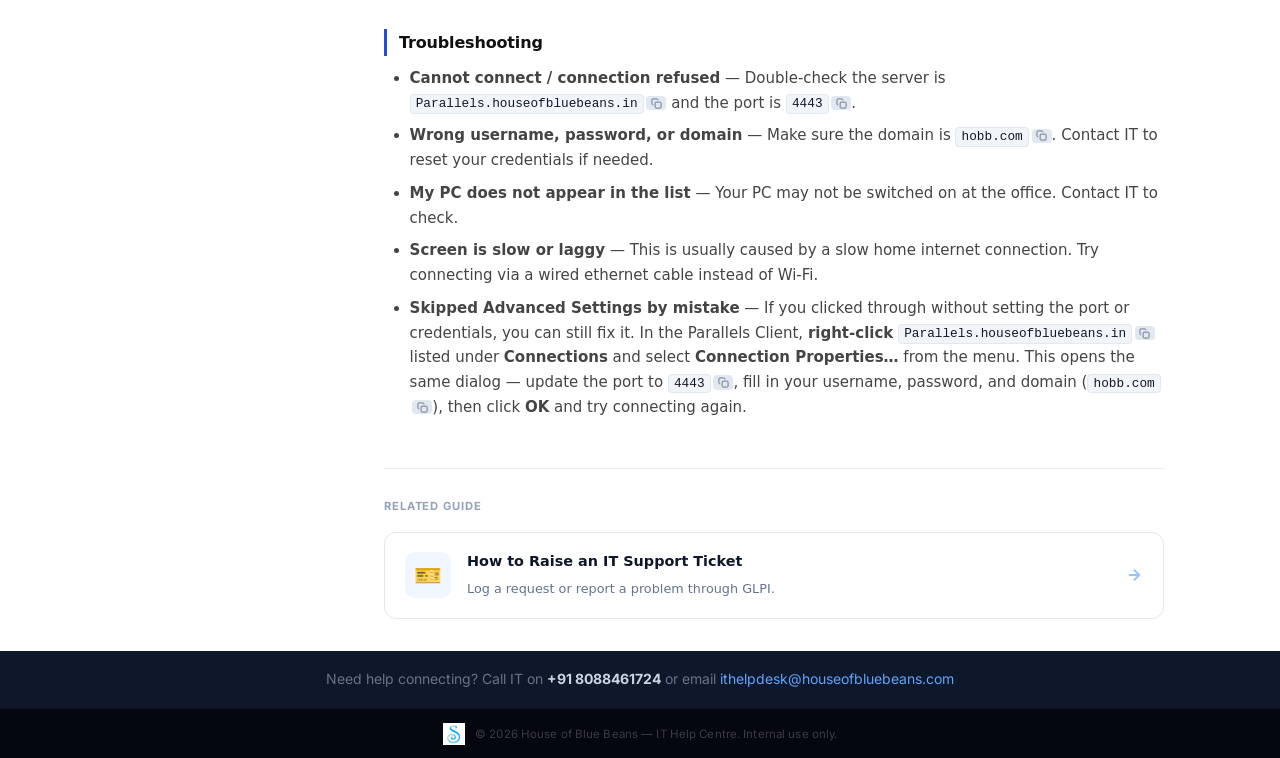
<file: guides/parallels-ras.html>
<!DOCTYPE html>
<html lang="en">
<head>
  <meta charset="UTF-8" />
  <meta name="viewport" content="width=device-width, initial-scale=1.0" />
  <meta name="description" content="How to access your office PC remotely using Parallels RAS Client — a step-by-step guide for House of Blue Beans staff." />
  <title>How to Access Your Office PC Remotely – House of Blue Beans IT Help Centre</title>
  <link rel="icon" type="image/png" href="../assets/images/logo.png" />
  <link rel="stylesheet" href="../assets/style.css?v=8" />
  <link rel="stylesheet" href="../assets/doc.css?v=12" />
</head>
<body>

  <header>
    <div class="hdr-inner">
      <a href="../index.html" class="logo">
        <img src="../assets/images/logo.png" alt="House of Blue Beans" />
        <div class="logo-sep"></div>
        <span class="logo-label">IT Help Centre</span>
      </a>
      <nav>
        <a href="../index.html" class="nav-a">Home</a>
        <a href="../index.html#guides" class="nav-a">Guides</a>
        <a href="../index.html#contact" class="nav-a">Contact IT</a>
      </nav>
      <div class="hdr-controls">
        <button class="theme-toggle" title="Toggle light/dark mode" aria-label="Toggle light/dark mode">
          <svg class="icon-moon" width="16" height="16" fill="none" stroke="currentColor" stroke-width="2" viewBox="0 0 24 24"><path d="M21 12.79A9 9 0 1 1 11.21 3 7 7 0 0 0 21 12.79z"/></svg>
          <svg class="icon-sun" width="16" height="16" fill="none" stroke="currentColor" stroke-width="2" viewBox="0 0 24 24"><circle cx="12" cy="12" r="5"/><line x1="12" y1="1" x2="12" y2="3"/><line x1="12" y1="21" x2="12" y2="23"/><line x1="4.22" y1="4.22" x2="5.64" y2="5.64"/><line x1="18.36" y1="18.36" x2="19.78" y2="19.78"/><line x1="1" y1="12" x2="3" y2="12"/><line x1="21" y1="12" x2="23" y2="12"/><line x1="4.22" y1="19.78" x2="5.64" y2="18.36"/><line x1="18.36" y1="5.64" x2="19.78" y2="4.22"/></svg>
        </button>
        <button class="nav-toggle" aria-label="Open navigation" aria-expanded="false">
          <svg width="20" height="20" fill="none" stroke="currentColor" stroke-width="2" stroke-linecap="round" viewBox="0 0 24 24"><line x1="3" y1="6" x2="21" y2="6"/><line x1="3" y1="12" x2="21" y2="12"/><line x1="3" y1="18" x2="21" y2="18"/></svg>
        </button>
      </div>
    </div>
    <nav class="nav-mobile">
      <a href="../index.html" class="nav-mobile-a">Home</a>
      <a href="../index.html#guides" class="nav-mobile-a">Guides</a>
      <a href="../index.html#contact" class="nav-mobile-a">Contact IT</a>
    </nav>
  </header>

  <div class="breadcrumb">
    <a href="../index.html">Home</a>
    <span>›</span>
    <a href="../index.html#guides">Guides</a>
    <span>›</span>
    How to Access Your Office PC Remotely
  </div>

  <div class="doc-wrap">
    <div class="doc-body" data-updated="May 2026">

      <h1>How to Access Your Office PC Remotely</h1>

      <h4>Introduction</h4>
      <p>Once your IT onboarding is complete, you will be assigned a dedicated office PC. Using <strong>Parallels RAS Client</strong>, you can securely connect to that PC from your home computer — just as if you were sitting at your desk in the office.</p>
      <p>This guide walks you through downloading, installing, and connecting in under 10 minutes. No technical experience is needed.</p>
      <blockquote><strong>Before you start:</strong> Make sure you have your <strong>username</strong> and <strong>password</strong> provided by IT, and your <strong>office PC name</strong> (e.g. <code>HBB-R1-022</code>). These are sent to you during onboarding.</blockquote>

      <h4>Step 1 — Download the Parallels RAS Client</h4>
      <p>On your home computer, open a web browser and go to the Parallels RAS download page:</p>
      <p><em>Link: <a href="https://www.parallels.com/products/ras/download/client/" target="_blank" rel="noopener noreferrer">https://www.parallels.com/products/ras/download/client/</a></em></p>
      <ol>
        <li>Make sure <strong>Version 21 (Latest version)</strong> is selected in the dropdown.</li>
        <li>Click the <strong>Windows</strong> tab.</li>
        <li>Under <strong>MSI installers</strong>, click <strong>Parallels Client (Windows) 64-bit Setup</strong> to download the installer.</li>
      </ol>
      <img src="../assets/images/parallels-download.png" alt="Parallels RAS download page" class="doc-img" />

      <h4>Step 2 — Install the Parallels RAS Client</h4>
      <p>Once the download is complete, open the installer file and follow the setup wizard:</p>
      <ol>
        <li>On the <strong>Welcome</strong> screen, click <strong>Next</strong>.</li>
        <li>Read the license agreement, tick <strong>"I accept the terms in the License Agreement"</strong>, then click <strong>Next</strong>.</li>
        <li>Leave the <strong>Destination Folder</strong> as the default (<code>C:\Program Files\Parallels\Client\</code>) and click <strong>Next</strong>.</li>
        <li>On the <strong>Shortcuts</strong> screen, leave the defaults checked and click <strong>Next</strong>.</li>
        <li>On the <strong>Shadowing</strong> screen, select <strong>"Do not allow shadowing"</strong> and click <strong>Next</strong>.</li>
        <li>On the <strong>SSO Installation</strong> screen, select <strong>"Do not install Single Sign-On component"</strong> and click <strong>Next</strong>.</li>
        <li>Click <strong>Install</strong> and wait for the installation to finish.</li>
        <li>Once complete, leave <strong>"Launch Parallels Client"</strong> ticked and click <strong>Finish</strong>.</li>
      </ol>
      <img src="../assets/images/parallels-install-finish.png" alt="Parallels installation complete" class="doc-img" />

      <h4>Step 3 — Set Up the Connection to the Office</h4>
      <p>Parallels Client will open automatically after installation. A <strong>New Connection</strong> dialog will appear.</p>
      <ol>
        <li>In the server address field, type exactly: <code>Parallels.houseofbluebeans.in</code></li>
        <li>Click <strong>Next</strong>.</li>
      </ol>
      <img src="../assets/images/parallels-new-connection.png" alt="New connection dialog — entering server address" class="doc-img" />

      <h4>Step 4 — Set the Port and Enter Your Credentials</h4>
      <p>On the next screen you will see the server and connection mode. Click <strong>Advanced settings &gt;</strong> at the bottom left — the <strong>Connection Properties</strong> window will open. It has two sections to fill in:</p>
      <p><strong>Connection settings (top section):</strong></p>
      <ol>
        <li>The <strong>Primary connection</strong> will already show <code>Parallels.houseofbluebeans.in</code> — leave it as is.</li>
        <li>Check the <strong>Port</strong> field — if it shows <code>443</code>, change it to <code>4443</code>.</li>
      </ol>
      <p><strong>Log in (bottom section):</strong></p>
      <ol>
        <li>Set <strong>Authentication type</strong> to <strong>Credentials</strong>.</li>
        <li>In the <strong>Username</strong> field, enter the username provided by IT during onboarding.</li>
        <li>In the <strong>Password</strong> field, enter your password. Tick <strong>Save password</strong> if this is your personal work computer.</li>
        <li>In the <strong>Domain</strong> field, enter <code>hobb.com</code>.</li>
      </ol>
      <p>Once all fields are filled, click <strong>OK</strong>, then click <strong>Create</strong>.</p>
      <img src="../assets/images/parallels-advanced-settings.png" alt="Connection Properties — port 4443 and login credentials" class="doc-img" />
      <blockquote>💡 <strong>Important:</strong> The port must be <code>4443</code> and the domain must be <code>hobb.com</code> — the connection will fail without these. If you have forgotten your username or password, contact IT directly.</blockquote>

      <h4>Step 5 — Connect to Your Office PC</h4>
      <p>After logging in, you will see a screen showing the desktops available to you. Your assigned office PC will appear here by name (e.g. <code>HBB-R1-022</code>).</p>
      <ol>
        <li>Find your PC by its name — IT will have told you this during onboarding.</li>
        <li><strong>Double-click</strong> the icon to connect.</li>
        <li>Your office desktop will open in a full window — you are now working on your office PC remotely.</li>
      </ol>
      <img src="../assets/images/parallels-desktop.png" alt="Parallels desktop showing available office PCs" class="doc-img" />
      <blockquote>💡 <strong>Tip:</strong> Your connection is saved — next time you open Parallels Client, just double-click your PC straight away. You do not need to re-enter the server or port.</blockquote>

      <h4>Need Additional Software?</h4>
      <p>If you need any software installed on your office PC — such as a specific application for your work — you must raise a support ticket with IT. Do <strong>not</strong> attempt to install software yourself.</p>
      <p>Follow the guide here: <a href="raise-it-ticket.html">How to Raise an IT Support Ticket →</a></p>

      <h4>Troubleshooting</h4>
      <ul>
        <li><strong>Cannot connect / connection refused</strong> — Double-check the server is <code>Parallels.houseofbluebeans.in</code> and the port is <code>4443</code>.</li>
        <li><strong>Wrong username, password, or domain</strong> — Make sure the domain is <code>hobb.com</code>. Contact IT to reset your credentials if needed.</li>
        <li><strong>My PC does not appear in the list</strong> — Your PC may not be switched on at the office. Contact IT to check.</li>
        <li><strong>Screen is slow or laggy</strong> — This is usually caused by a slow home internet connection. Try connecting via a wired ethernet cable instead of Wi-Fi.</li>
        <li><strong>Skipped Advanced Settings by mistake</strong> — If you clicked through without setting the port or credentials, you can still fix it. In the Parallels Client, <strong>right-click</strong> <code>Parallels.houseofbluebeans.in</code> listed under <strong>Connections</strong> and select <strong>Connection Properties…</strong> from the menu. This opens the same dialog — update the port to <code>4443</code>, fill in your username, password, and domain (<code>hobb.com</code>), then click <strong>OK</strong> and try connecting again.</li>
      </ul>

    </div>
  </div>

  <div class="contact-bar">
    Need help connecting? Call IT on <strong>+91 8088461724</strong> or email <a href="mailto:ithelpdesk@houseofbluebeans.com">ithelpdesk@houseofbluebeans.com</a>
  </div>

  <footer>
    <div class="footer-inner">
      <img src="../assets/images/logo.png" alt="House of Blue Beans" height="22" />
      <span>&copy; 2026 House of Blue Beans &mdash; IT Help Centre. Internal use only.</span>
    </div>
  </footer>

  <script src="../assets/main.js?v=8"></script>
</body>
</html>
</file>
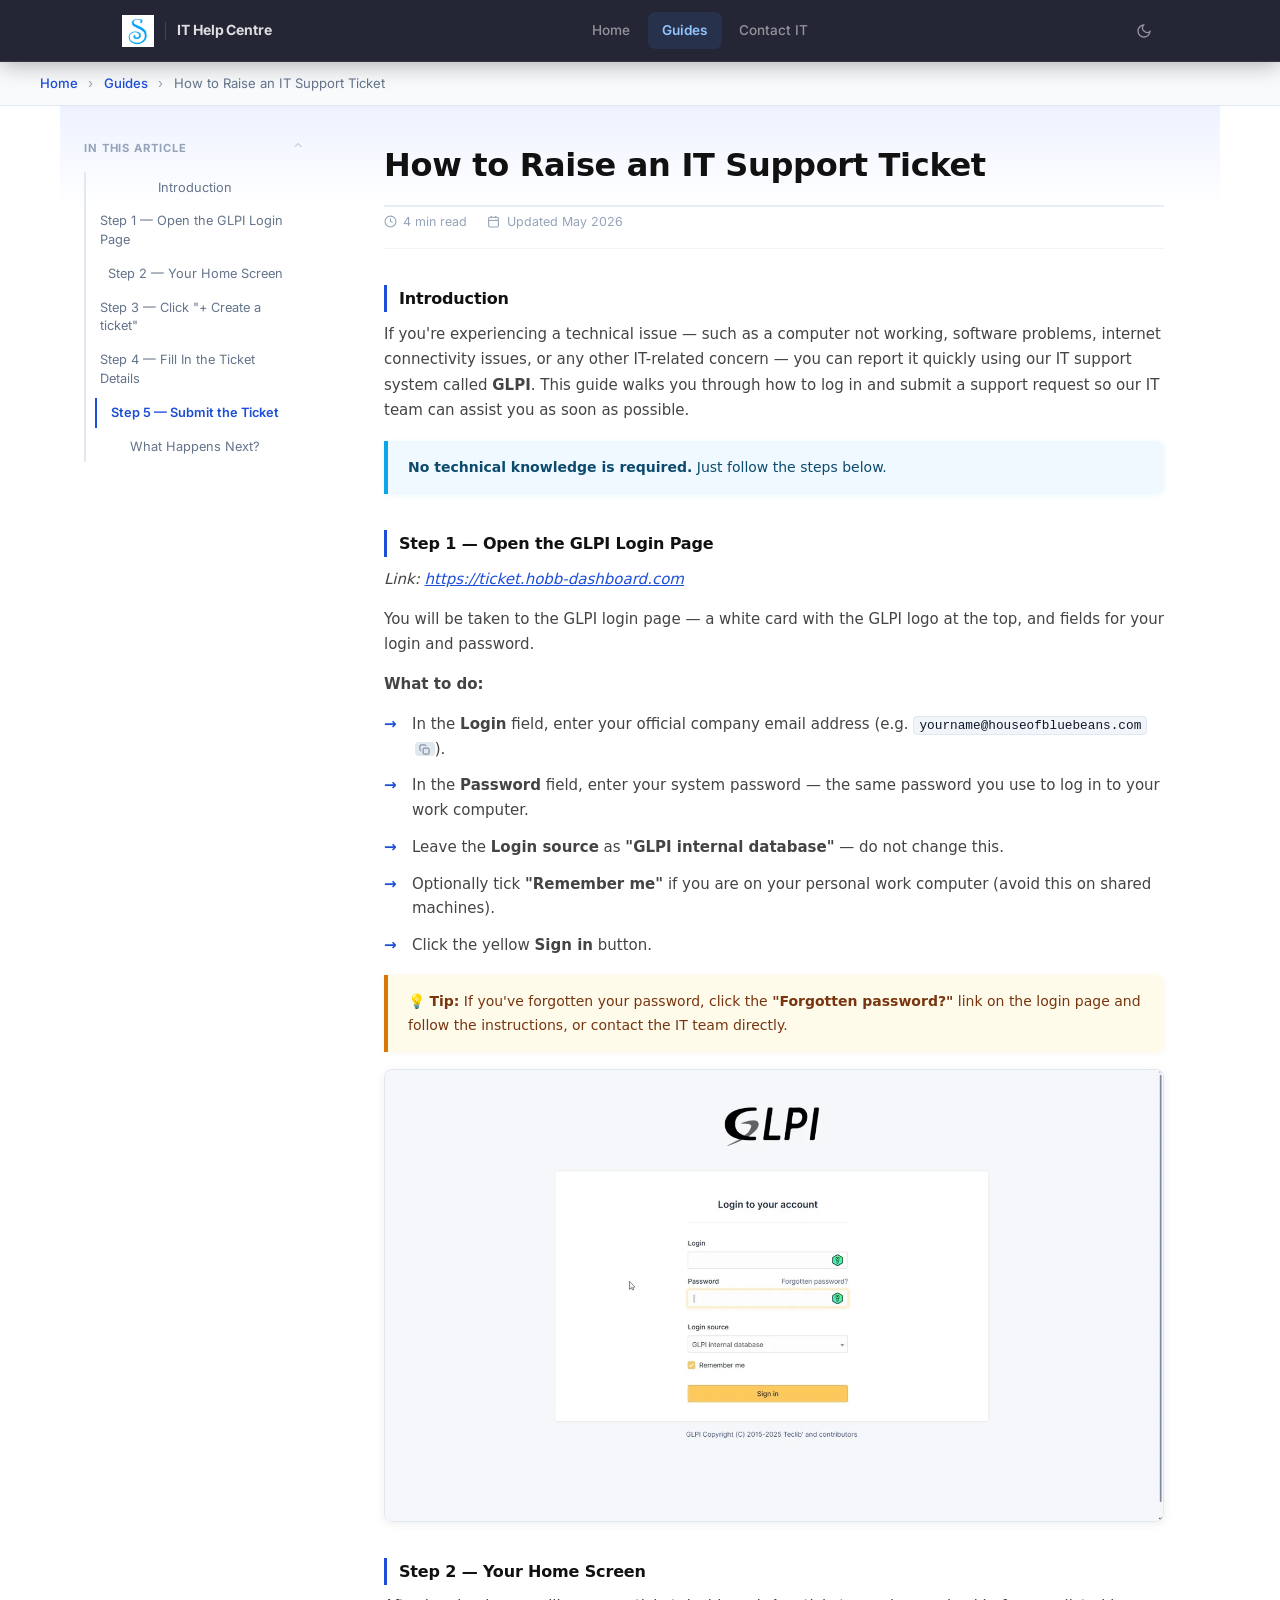
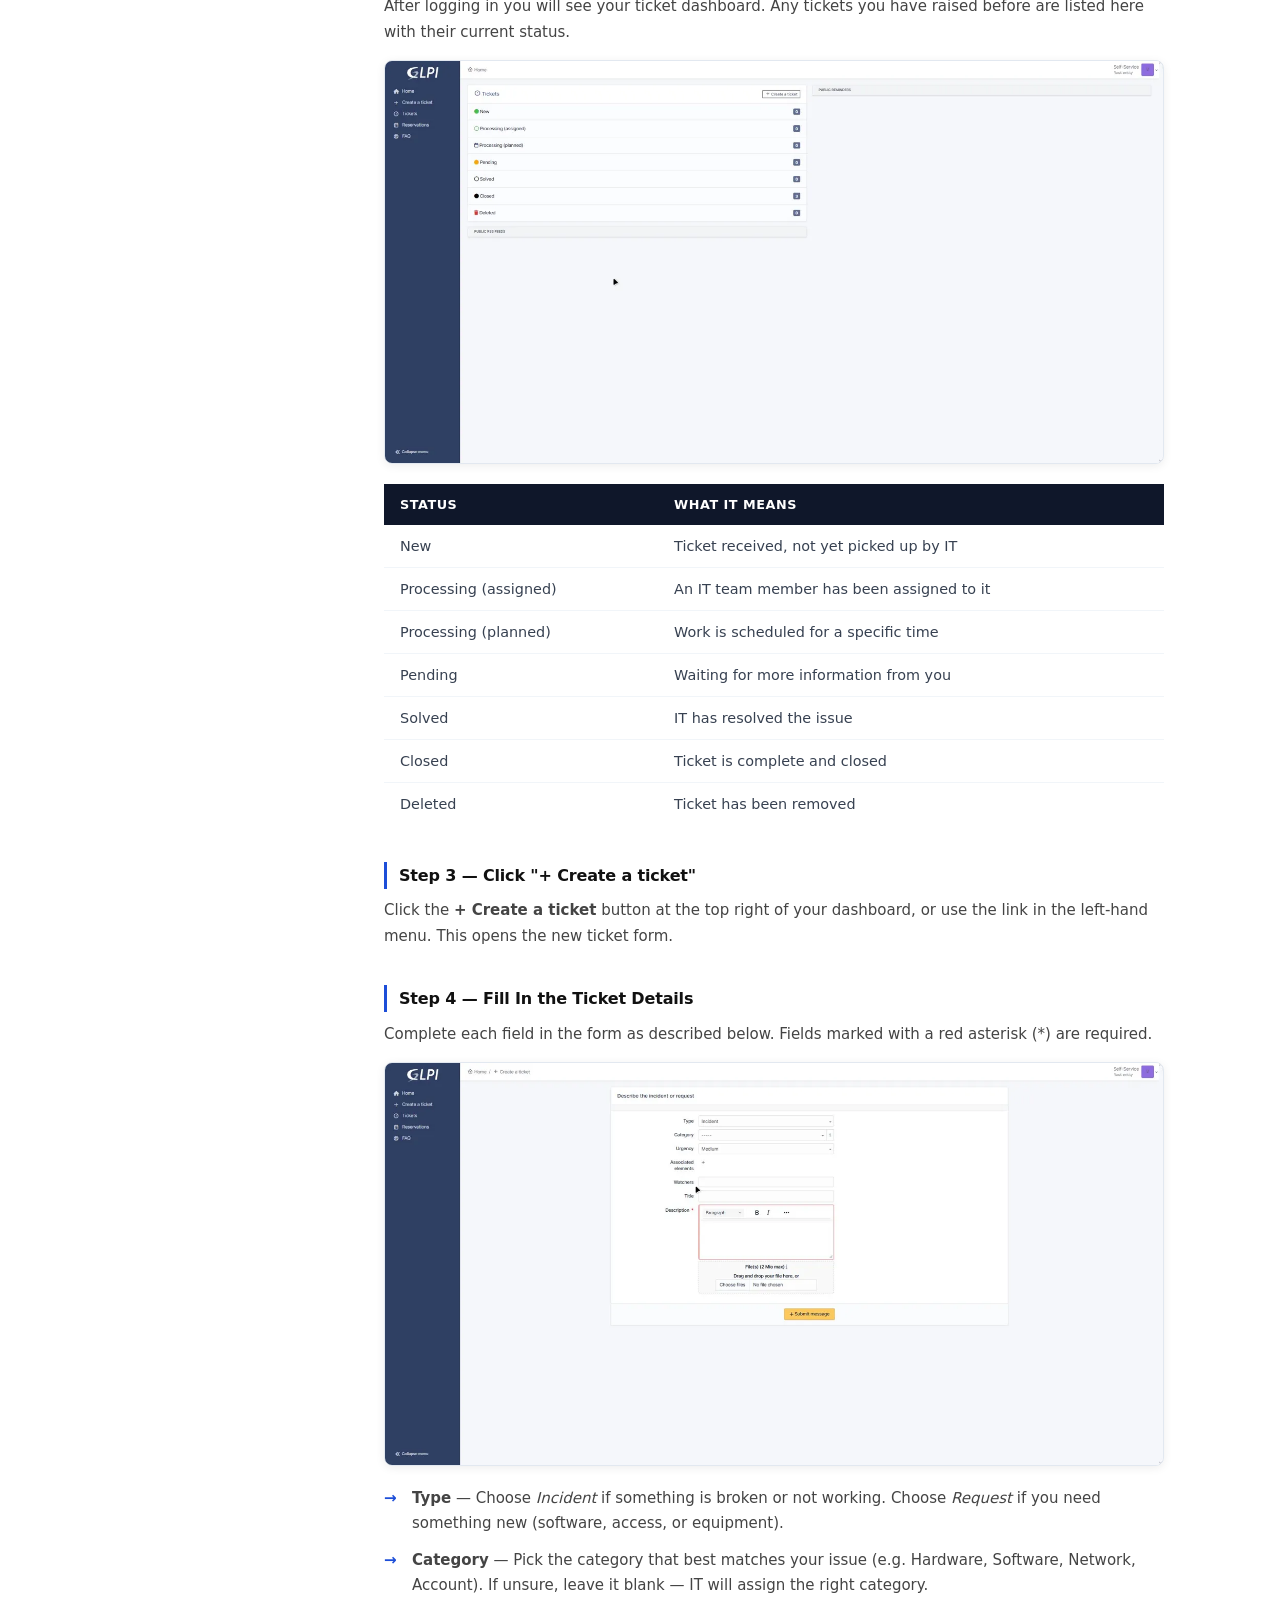
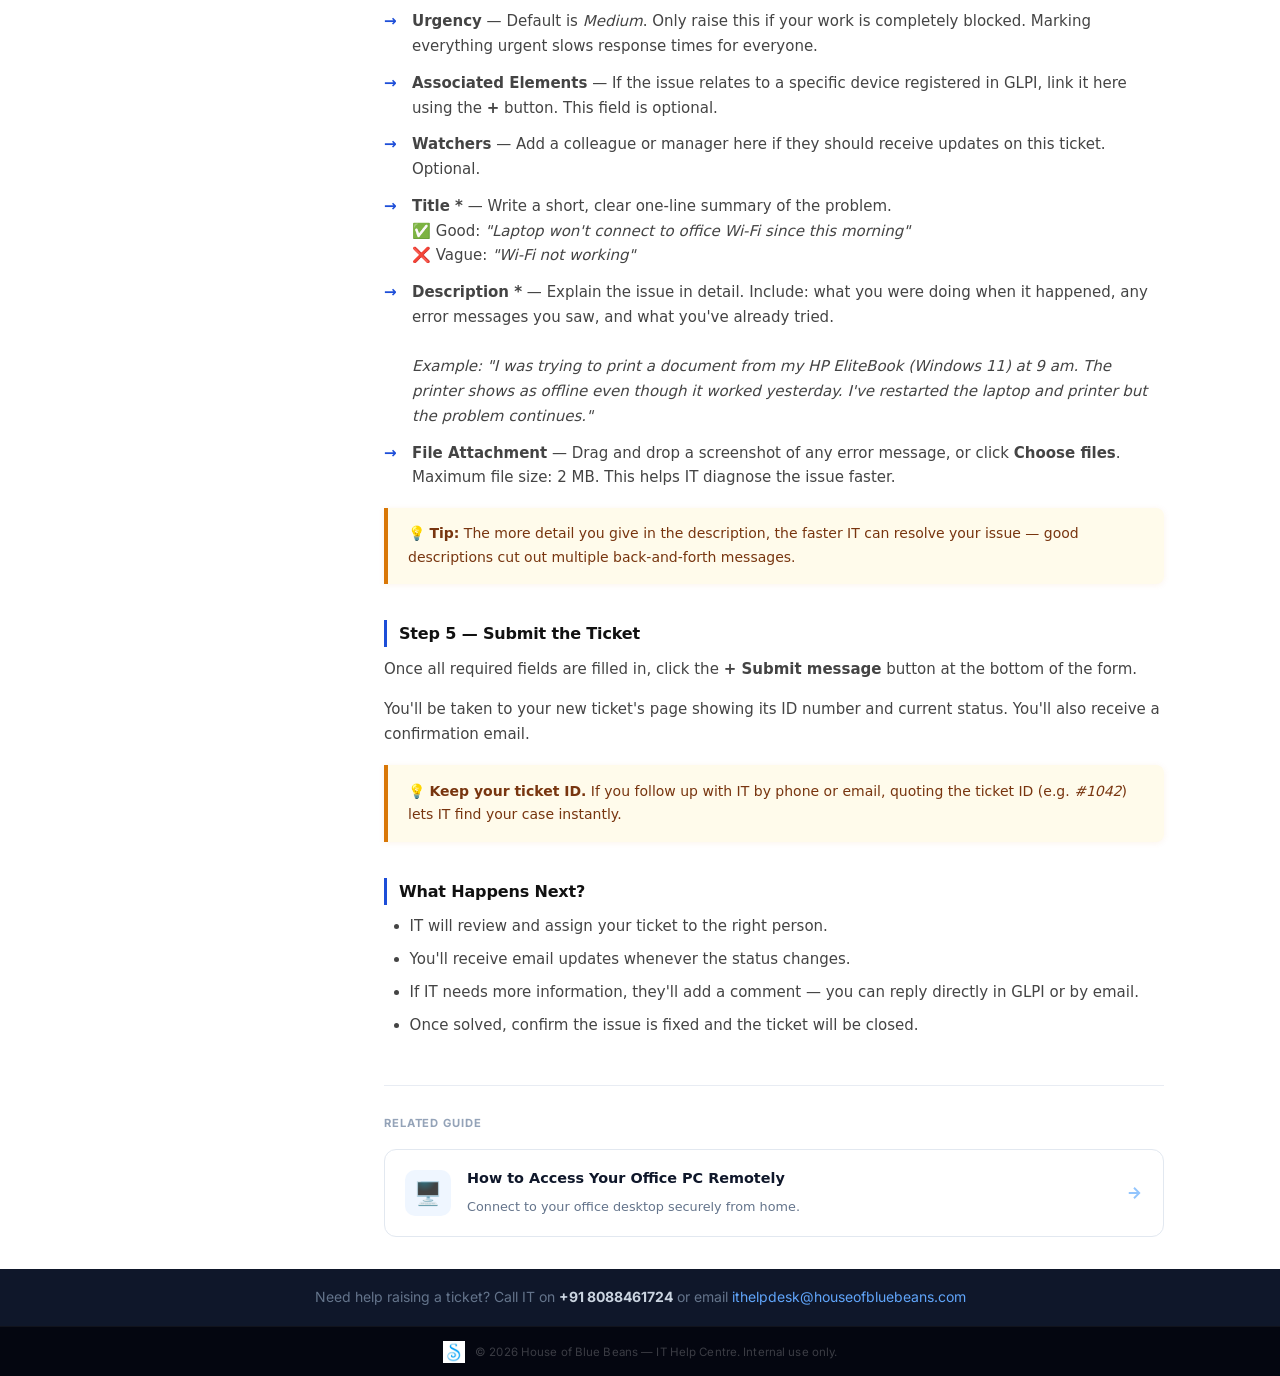
<file: guides/raise-it-ticket.html>
<!DOCTYPE html>
<html lang="en">
<head>
  <meta charset="UTF-8" />
  <meta name="viewport" content="width=device-width, initial-scale=1.0" />
  <meta name="description" content="How to raise an IT support ticket in GLPI — a step-by-step guide for House of Blue Beans staff." />
  <title>How to Raise an IT Support Ticket – House of Blue Beans IT Help Centre</title>
  <link rel="icon" type="image/png" href="../assets/images/logo.png" />
  <link rel="stylesheet" href="../assets/style.css?v=8" />
  <link rel="stylesheet" href="../assets/doc.css?v=12" />
</head>
<body>

  <header>
    <div class="hdr-inner">
      <a href="../index.html" class="logo">
        <img src="../assets/images/logo.png" alt="House of Blue Beans" />
        <div class="logo-sep"></div>
        <span class="logo-label">IT Help Centre</span>
      </a>
      <nav>
        <a href="../index.html" class="nav-a">Home</a>
        <a href="../index.html#guides" class="nav-a">Guides</a>
        <a href="../index.html#contact" class="nav-a">Contact IT</a>
      </nav>
      <div class="hdr-controls">
        <button class="theme-toggle" title="Toggle light/dark mode" aria-label="Toggle light/dark mode">
          <svg class="icon-moon" width="16" height="16" fill="none" stroke="currentColor" stroke-width="2" viewBox="0 0 24 24"><path d="M21 12.79A9 9 0 1 1 11.21 3 7 7 0 0 0 21 12.79z"/></svg>
          <svg class="icon-sun" width="16" height="16" fill="none" stroke="currentColor" stroke-width="2" viewBox="0 0 24 24"><circle cx="12" cy="12" r="5"/><line x1="12" y1="1" x2="12" y2="3"/><line x1="12" y1="21" x2="12" y2="23"/><line x1="4.22" y1="4.22" x2="5.64" y2="5.64"/><line x1="18.36" y1="18.36" x2="19.78" y2="19.78"/><line x1="1" y1="12" x2="3" y2="12"/><line x1="21" y1="12" x2="23" y2="12"/><line x1="4.22" y1="19.78" x2="5.64" y2="18.36"/><line x1="18.36" y1="5.64" x2="19.78" y2="4.22"/></svg>
        </button>
        <button class="nav-toggle" aria-label="Open navigation" aria-expanded="false">
          <svg width="20" height="20" fill="none" stroke="currentColor" stroke-width="2" stroke-linecap="round" viewBox="0 0 24 24"><line x1="3" y1="6" x2="21" y2="6"/><line x1="3" y1="12" x2="21" y2="12"/><line x1="3" y1="18" x2="21" y2="18"/></svg>
        </button>
      </div>
    </div>
    <nav class="nav-mobile">
      <a href="../index.html" class="nav-mobile-a">Home</a>
      <a href="../index.html#guides" class="nav-mobile-a">Guides</a>
      <a href="../index.html#contact" class="nav-mobile-a">Contact IT</a>
    </nav>
  </header>

  <div class="breadcrumb">
    <a href="../index.html">Home</a>
    <span>›</span>
    <a href="../index.html#guides">Guides</a>
    <span>›</span>
    How to Raise an IT Support Ticket
  </div>

  <div class="doc-wrap">
    <div class="doc-body" data-updated="May 2026">

      <h1>How to Raise an IT Support Ticket</h1>

      <h4>Introduction</h4>
      <p>If you're experiencing a technical issue — such as a computer not working, software problems, internet connectivity issues, or any other IT-related concern — you can report it quickly using our IT support system called <strong>GLPI</strong>. This guide walks you through how to log in and submit a support request so our IT team can assist you as soon as possible.</p>
      <blockquote><strong>No technical knowledge is required.</strong> Just follow the steps below.</blockquote>

      <h4>Step 1 — Open the GLPI Login Page</h4>
      <p><em>Link: <a href="https://ticket.hobb-dashboard.com" target="_blank" rel="noopener noreferrer">https://ticket.hobb-dashboard.com</a></em></p>
      <p>You will be taken to the GLPI login page — a white card with the GLPI logo at the top, and fields for your login and password.</p>
      <p><strong>What to do:</strong></p>
      <ol>
        <li>In the <strong>Login</strong> field, enter your official company email address (e.g. <code>yourname@houseofbluebeans.com</code>).</li>
        <li>In the <strong>Password</strong> field, enter your system password — the same password you use to log in to your work computer.</li>
        <li>Leave the <strong>Login source</strong> as <strong>"GLPI internal database"</strong> — do not change this.</li>
        <li>Optionally tick <strong>"Remember me"</strong> if you are on your personal work computer (avoid this on shared machines).</li>
        <li>Click the yellow <strong>Sign in</strong> button.</li>
      </ol>
      <blockquote>💡 <strong>Tip:</strong> If you've forgotten your password, click the <strong>"Forgotten password?"</strong> link on the login page and follow the instructions, or contact the IT team directly.</blockquote>
      <img src="../assets/images/glpi-login.png" alt="GLPI login page" class="doc-img" />

      <h4>Step 2 — Your Home Screen</h4>
      <p>After logging in you will see your ticket dashboard. Any tickets you have raised before are listed here with their current status.</p>
      <img src="../assets/images/glpi-home.png" alt="GLPI home screen" class="doc-img" />
      <table class="doc-table">
        <thead>
          <tr><th>Status</th><th>What it means</th></tr>
        </thead>
        <tbody>
          <tr><td>New</td><td>Ticket received, not yet picked up by IT</td></tr>
          <tr><td>Processing (assigned)</td><td>An IT team member has been assigned to it</td></tr>
          <tr><td>Processing (planned)</td><td>Work is scheduled for a specific time</td></tr>
          <tr><td>Pending</td><td>Waiting for more information from you</td></tr>
          <tr><td>Solved</td><td>IT has resolved the issue</td></tr>
          <tr><td>Closed</td><td>Ticket is complete and closed</td></tr>
          <tr><td>Deleted</td><td>Ticket has been removed</td></tr>
        </tbody>
      </table>

      <h4>Step 3 — Click "+ Create a ticket"</h4>
      <p>Click the <strong>+ Create a ticket</strong> button at the top right of your dashboard, or use the link in the left-hand menu. This opens the new ticket form.</p>

      <h4>Step 4 — Fill In the Ticket Details</h4>
      <p>Complete each field in the form as described below. Fields marked with a red asterisk (*) are required.</p>
      <img src="../assets/images/glpi-create-ticket.png" alt="GLPI create a ticket form" class="doc-img" />
      <ol>
        <li>
          <strong>Type</strong> — Choose <em>Incident</em> if something is broken or not working. Choose <em>Request</em> if you need something new (software, access, or equipment).
        </li>
        <li>
          <strong>Category</strong> — Pick the category that best matches your issue (e.g. Hardware, Software, Network, Account). If unsure, leave it blank — IT will assign the right category.
        </li>
        <li>
          <strong>Urgency</strong> — Default is <em>Medium</em>. Only raise this if your work is completely blocked. Marking everything urgent slows response times for everyone.
        </li>
        <li>
          <strong>Associated Elements</strong> — If the issue relates to a specific device registered in GLPI, link it here using the <strong>+</strong> button. This field is optional.
        </li>
        <li>
          <strong>Watchers</strong> — Add a colleague or manager here if they should receive updates on this ticket. Optional.
        </li>
        <li>
          <strong>Title *</strong> — Write a short, clear one-line summary of the problem.<br/>
          ✅ Good: <em>"Laptop won't connect to office Wi-Fi since this morning"</em><br/>
          ❌ Vague: <em>"Wi-Fi not working"</em>
        </li>
        <li>
          <strong>Description *</strong> — Explain the issue in detail. Include: what you were doing when it happened, any error messages you saw, and what you've already tried.<br/><br/>
          <em>Example: "I was trying to print a document from my HP EliteBook (Windows 11) at 9 am. The printer shows as offline even though it worked yesterday. I've restarted the laptop and printer but the problem continues."</em>
        </li>
        <li>
          <strong>File Attachment</strong> — Drag and drop a screenshot of any error message, or click <strong>Choose files</strong>. Maximum file size: 2 MB. This helps IT diagnose the issue faster.
        </li>
      </ol>
      <blockquote>💡 <strong>Tip:</strong> The more detail you give in the description, the faster IT can resolve your issue — good descriptions cut out multiple back-and-forth messages.</blockquote>

      <h4>Step 5 — Submit the Ticket</h4>
      <p>Once all required fields are filled in, click the <strong>+ Submit message</strong> button at the bottom of the form.</p>
      <p>You'll be taken to your new ticket's page showing its ID number and current status. You'll also receive a confirmation email.</p>
      <blockquote>💡 <strong>Keep your ticket ID.</strong> If you follow up with IT by phone or email, quoting the ticket ID (e.g. <em>#1042</em>) lets IT find your case instantly.</blockquote>

      <h4>What Happens Next?</h4>
      <ul>
        <li>IT will review and assign your ticket to the right person.</li>
        <li>You'll receive email updates whenever the status changes.</li>
        <li>If IT needs more information, they'll add a comment — you can reply directly in GLPI or by email.</li>
        <li>Once solved, confirm the issue is fixed and the ticket will be closed.</li>
      </ul>

    </div>
  </div>

  <div class="contact-bar">
    Need help raising a ticket? Call IT on <strong>+91 8088461724</strong> or email <a href="mailto:ithelpdesk@houseofbluebeans.com">ithelpdesk@houseofbluebeans.com</a>
  </div>

  <footer>
    <div class="footer-inner">
      <img src="../assets/images/logo.png" alt="House of Blue Beans" height="22" />
      <span>&copy; 2026 House of Blue Beans &mdash; IT Help Centre. Internal use only.</span>
    </div>
  </footer>

  <script src="../assets/main.js?v=8"></script>
</body>
</html>
</file>
<file: assets/style.css>
@import url('https://fonts.googleapis.com/css2?family=Inter:wght@400;500;600;700;800&display=swap');

/* ══════════════════════════════════════
   RESET & BASE
══════════════════════════════════════ */
*, *::before, *::after { box-sizing: border-box; margin: 0; padding: 0; }
html { scroll-behavior: smooth; }
body {
  font-family: 'Inter', 'Segoe UI', system-ui, sans-serif;
  background: #07091a;
  color: #f1f5f9;
  line-height: 1.6;
  -webkit-font-smoothing: antialiased;
  min-height: 100vh;
}
a { text-decoration: none; color: inherit; }
img { display: block; }

/* ══════════════════════════════════════
   HEADER
══════════════════════════════════════ */
header {
  position: sticky; top: 0; z-index: 200;
  height: 62px;
  background: rgba(7,9,26,.88);
  backdrop-filter: blur(18px);
  -webkit-backdrop-filter: blur(18px);
  border-bottom: 1px solid rgba(255,255,255,.07);
  box-shadow: 0 1px 24px rgba(0,0,0,.35);
}
.hdr-inner {
  max-width: 1100px; margin: 0 auto;
  padding: 0 2rem; height: 100%;
  display: flex; align-items: center; justify-content: space-between;
}
.logo {
  display: flex; align-items: center; gap: .7rem;
}
.logo img { height: 32px; width: auto; }
.logo-sep { width: 1px; height: 18px; background: rgba(255,255,255,.15); }
.logo-label {
  font-size: .875rem; font-weight: 700;
  color: rgba(255,255,255,.85); letter-spacing: -.01em;
  white-space: nowrap;
}
nav { display: flex; align-items: center; gap: .2rem; }
.nav-a {
  font-size: .85rem; font-weight: 500;
  color: rgba(255,255,255,.5);
  padding: .45rem .9rem; border-radius: 8px;
  transition: color .15s, background .15s;
}
.nav-a:hover  { color: rgba(255,255,255,.9); background: rgba(255,255,255,.07); }
.nav-a.active { color: #93c5fd; background: rgba(59,130,246,.12); font-weight: 600; }

/* Header controls — theme toggle + hamburger */
.hdr-controls { display: flex; align-items: center; gap: .35rem; }
.theme-toggle,
.nav-toggle {
  background: none; border: none; cursor: pointer;
  color: rgba(255,255,255,.5); padding: .4rem;
  border-radius: 8px; display: flex; align-items: center;
  transition: color .15s, background .15s;
}
.theme-toggle:hover,
.nav-toggle:hover { color: rgba(255,255,255,.9); background: rgba(255,255,255,.07); }
.nav-toggle { display: none; }
.theme-toggle .icon-sun { display: none; }
body.light-mode .theme-toggle .icon-moon { display: none; }
body.light-mode .theme-toggle .icon-sun  { display: block; }

/* Mobile nav panel */
.nav-mobile {
  display: none;
  flex-direction: column;
  background: rgba(7,9,26,.97);
  backdrop-filter: blur(18px);
  -webkit-backdrop-filter: blur(18px);
  border-top: 1px solid rgba(255,255,255,.07);
  padding: .5rem 1.25rem 1rem;
  gap: .2rem;
}
.nav-mobile.open { display: flex; }
.nav-mobile-a {
  padding: .65rem .75rem; border-radius: 8px;
  font-size: .9rem; font-weight: 500;
  color: rgba(255,255,255,.55);
  transition: color .15s, background .15s;
}
.nav-mobile-a:hover { color: rgba(255,255,255,.9); background: rgba(255,255,255,.07); }
.nav-mobile-a.active { color: #93c5fd; background: rgba(59,130,246,.12); font-weight: 600; }

/* ══════════════════════════════════════
   HERO
══════════════════════════════════════ */
.hero {
  position: relative; overflow: hidden;
  padding: 6rem 2rem 5.5rem;
  text-align: center;
  background:
    radial-gradient(ellipse at 20% 60%, rgba(37,99,235,.22) 0%, transparent 55%),
    radial-gradient(ellipse at 80% 15%, rgba(99,102,241,.18) 0%, transparent 52%),
    radial-gradient(ellipse at 50% 100%, rgba(14,50,140,.2)  0%, transparent 58%),
    linear-gradient(180deg, #07091a 0%, #090d22 100%);
}
.hero::before {
  content: '';
  position: absolute; inset: 0;
  background-image:
    linear-gradient(rgba(255,255,255,.025) 1px, transparent 1px),
    linear-gradient(90deg, rgba(255,255,255,.025) 1px, transparent 1px);
  background-size: 60px 60px;
  mask-image: radial-gradient(ellipse at 50% 40%, black 30%, transparent 75%);
  pointer-events: none;
}
.hero-inner { max-width: 660px; margin: 0 auto; position: relative; }

.eyebrow {
  display: inline-flex; align-items: center; gap: .5rem;
  font-size: .7rem; font-weight: 700;
  letter-spacing: .12em; text-transform: uppercase;
  color: rgba(147,197,253,.8);
  margin-bottom: 1.5rem;
}
.eyebrow-dot {
  width: 7px; height: 7px; border-radius: 50%;
  background: #22c55e;
  box-shadow: 0 0 8px rgba(34,197,94,.7);
  animation: pulse 2.5s ease-in-out infinite;
  flex-shrink: 0;
}
@keyframes pulse {
  0%, 100% { box-shadow: 0 0 0 0 rgba(34,197,94,.5); }
  55%       { box-shadow: 0 0 0 7px rgba(34,197,94,0); }
}

.hero h1 {
  font-size: 3.4rem; font-weight: 800;
  letter-spacing: -.045em; line-height: 1.08;
  color: #fff;
  margin-bottom: 1rem;
  background: linear-gradient(135deg, #ffffff 40%, #93c5fd 100%);
  -webkit-background-clip: text;
  -webkit-text-fill-color: transparent;
  background-clip: text;
}
.hero p {
  font-size: 1.1rem;
  color: rgba(255,255,255,.48);
  margin-bottom: 2.5rem;
  letter-spacing: -.01em;
}

/* Search */
.search-box {
  display: flex; align-items: center; gap: .75rem;
  max-width: 480px; margin: 0 auto;
  background: rgba(255,255,255,.07);
  border: 1px solid rgba(255,255,255,.12);
  border-radius: 14px;
  padding: .9rem 1.25rem;
  cursor: text;
  transition: background .2s, border-color .2s, box-shadow .2s;
}
.search-box:focus-within {
  background: rgba(255,255,255,.1);
  border-color: rgba(99,102,241,.55);
  box-shadow: 0 0 0 3px rgba(99,102,241,.18);
}
.s-icon { color: rgba(255,255,255,.35); flex-shrink: 0; }
.search-box input {
  background: none; border: none; outline: none;
  color: #fff; font-size: .95rem; width: 100%;
  font-family: inherit;
}
.search-box input::placeholder { color: rgba(255,255,255,.3); }
.search-hint {
  font-size: .7rem; font-weight: 600;
  background: rgba(255,255,255,.08);
  border: 1px solid rgba(255,255,255,.12);
  border-radius: 5px; padding: .1rem .4rem;
  color: rgba(255,255,255,.3);
  pointer-events: none; white-space: nowrap;
  font-family: monospace;
}

/* Hero CTA buttons */
.hero-actions {
  display: flex; align-items: center; justify-content: center;
  gap: .85rem; margin-top: 2rem; flex-wrap: wrap;
}
.btn-primary {
  display: inline-flex; align-items: center; gap: .5rem;
  background: linear-gradient(135deg, #2563eb 0%, #4f46e5 100%);
  color: #fff; font-weight: 700; font-size: .9rem;
  padding: .75rem 1.5rem; border-radius: 12px;
  text-decoration: none; border: none;
  box-shadow: 0 4px 20px rgba(37,99,235,.35);
  transition: transform .2s, box-shadow .2s;
}
.btn-primary svg { transition: transform .2s; flex-shrink: 0; }
.btn-primary:hover { transform: translateY(-2px); box-shadow: 0 8px 28px rgba(37,99,235,.45); }
.btn-primary:hover svg { transform: translateX(3px); }
.btn-ghost {
  display: inline-flex; align-items: center;
  color: rgba(255,255,255,.55); font-weight: 600; font-size: .9rem;
  padding: .75rem 1.25rem; border-radius: 12px;
  border: 1px solid rgba(255,255,255,.12);
  text-decoration: none;
  transition: color .2s, border-color .2s, background .2s;
}
.btn-ghost:hover { color: rgba(255,255,255,.9); border-color: rgba(255,255,255,.25); background: rgba(255,255,255,.06); }

/* ══════════════════════════════════════
   GUIDES SECTION
══════════════════════════════════════ */
.guides {
  padding: 4rem 2rem 5rem;
  background: linear-gradient(180deg, #090d22 0%, #07091a 100%);
}
.guides-inner { max-width: 940px; margin: 0 auto; }

.guides-label { text-align: center; margin-bottom: 2.5rem; }

.sec-pill {
  display: inline-block;
  font-size: .7rem; font-weight: 700;
  letter-spacing: .1em; text-transform: uppercase;
  color: rgba(147,197,253,.8);
  padding: .35rem 1rem;
  border: 1px solid rgba(59,130,246,.25);
  border-radius: 999px;
  background: rgba(37,99,235,.1);
}

/* Onboarding banner */
.onboard-banner {
  display: flex; align-items: center; gap: 1.25rem;
  background: rgba(37,99,235,.08);
  border: 1px solid rgba(59,130,246,.2);
  border-radius: 16px;
  padding: 1.1rem 1.5rem;
  margin-bottom: 2rem;
  flex-wrap: wrap;
}
.onboard-icon { font-size: 1.6rem; flex-shrink: 0; }
.onboard-text { flex: 1; min-width: 160px; }
.onboard-text strong {
  display: block; font-size: .9rem; font-weight: 700;
  color: #93c5fd; margin-bottom: .15rem;
}
.onboard-text span { font-size: .8rem; color: rgba(255,255,255,.45); }
.onboard-steps { display: flex; align-items: center; gap: .75rem; flex-wrap: wrap; }
.onboard-step {
  display: inline-flex; align-items: center; gap: .45rem;
  background: rgba(255,255,255,.06); border: 1px solid rgba(255,255,255,.1);
  border-radius: 8px; padding: .45rem .85rem;
  font-size: .8rem; font-weight: 600; color: rgba(255,255,255,.75);
  transition: background .15s, border-color .15s, color .15s;
}
.onboard-step:hover { background: rgba(255,255,255,.1); border-color: rgba(255,255,255,.18); color: #fff; }
.onboard-num {
  width: 18px; height: 18px; border-radius: 50%;
  background: #2563eb; color: #fff;
  font-size: .7rem; font-weight: 700;
  display: flex; align-items: center; justify-content: center;
  flex-shrink: 0;
}
.onboard-arrow { color: rgba(255,255,255,.3); flex-shrink: 0; }

/* Category filter */
.filter-row {
  display: flex; align-items: center; gap: .5rem;
  margin-bottom: 1.75rem; flex-wrap: wrap;
}
.filter-btn {
  display: inline-flex; align-items: center; gap: .4rem;
  background: rgba(255,255,255,.05);
  border: 1px solid rgba(255,255,255,.1);
  border-radius: 999px;
  padding: .38rem 1rem;
  font-size: .78rem; font-weight: 600;
  color: rgba(255,255,255,.5);
  cursor: pointer; font-family: inherit;
  transition: background .15s, border-color .15s, color .15s;
}
.filter-btn:hover { background: rgba(255,255,255,.09); color: rgba(255,255,255,.8); }
.filter-btn.active {
  background: rgba(37,99,235,.2);
  border-color: rgba(59,130,246,.4);
  color: #93c5fd;
}

/* 2-card grid */
.card-grid {
  display: grid;
  grid-template-columns: repeat(2, 1fr);
  gap: 1.5rem;
}

/* Guide card */
.gcard {
  position: relative;
  display: flex; flex-direction: column;
  background: rgba(12,18,46,.7);
  border-radius: 24px;
  padding: 2.25rem 2.25rem 2rem;
  overflow: hidden;
  isolation: isolate;
  transition: transform .3s cubic-bezier(.22,.68,0,1.2), box-shadow .3s;
  box-shadow: 0 4px 24px rgba(0,0,0,.35), 0 1px 0 rgba(255,255,255,.04) inset;
}
.gcard::before {
  content: '';
  position: absolute; inset: 0;
  border-radius: 24px; padding: 1px;
  background: linear-gradient(135deg, rgba(59,130,246,.35) 0%, rgba(99,102,241,.2) 100%);
  -webkit-mask: linear-gradient(#fff 0 0) content-box, linear-gradient(#fff 0 0);
  mask: linear-gradient(#fff 0 0) content-box, linear-gradient(#fff 0 0);
  -webkit-mask-composite: xor; mask-composite: exclude;
  pointer-events: none;
  transition: opacity .3s;
}
.gcard::after {
  content: '';
  position: absolute; top: 0; left: 15%; right: 15%; height: 1px;
  background: linear-gradient(90deg, transparent, rgba(99,130,246,.6), transparent);
  pointer-events: none;
}
.gcard:hover {
  transform: translateY(-8px);
  box-shadow: 0 28px 64px rgba(37,99,235,.25), 0 8px 24px rgba(0,0,0,.4);
}
.gcard:hover::before {
  background: linear-gradient(135deg, rgba(59,130,246,.65) 0%, rgba(99,102,241,.5) 100%);
}

.gc-top {
  display: flex; align-items: center; gap: .85rem;
  margin-bottom: 1.5rem;
}
.gc-icon {
  width: 56px; height: 56px; border-radius: 16px;
  display: flex; align-items: center; justify-content: center;
  flex-shrink: 0;
}
.ic-blue   { background: linear-gradient(135deg, rgba(15,23,42,.92), rgba(30,58,138,.55));  border: 1px solid rgba(59,130,246,.45); color: #60a5fa; }
.ic-green  { background: linear-gradient(135deg, rgba(15,23,42,.92), rgba(5,46,22,.55));    border: 1px solid rgba(34,197,94,.4);   color: #4ade80; }
.ic-orange { background: linear-gradient(135deg, rgba(15,23,42,.92), rgba(124,45,18,.55));  border: 1px solid rgba(251,146,60,.4);  color: #fb923c; }
.ic-purple { background: linear-gradient(135deg, rgba(15,23,42,.92), rgba(76,29,149,.55));  border: 1px solid rgba(139,92,246,.4);  color: #a78bfa; }

.gc-badge {
  font-size: .65rem; font-weight: 700; letter-spacing: .08em;
  text-transform: uppercase; padding: .22rem .65rem;
  border-radius: 999px;
}
.bd-blue   { background: rgba(37,99,235,.2);  color: #93c5fd; border: 1px solid rgba(59,130,246,.3); }
.bd-green  { background: rgba(22,163,74,.15); color: #86efac; border: 1px solid rgba(34,197,94,.25); }
.bd-orange { background: rgba(234,88,12,.18); color: #fdba74; border: 1px solid rgba(251,146,60,.3); }
.bd-purple { background: rgba(124,58,237,.2);  color: #c4b5fd; border: 1px solid rgba(139,92,246,.3); }

.gc-title {
  font-size: 1.25rem; font-weight: 800;
  color: #f1f5f9; letter-spacing: -.025em;
  line-height: 1.25; margin-bottom: .85rem;
}
.gc-desc {
  font-size: .875rem; color: rgba(255,255,255,.48);
  line-height: 1.65; flex: 1; margin-bottom: 1.75rem;
}

.gc-footer {
  margin-top: auto;
  padding-top: 1.5rem;
  border-top: 1px solid rgba(255,255,255,.07);
}
.gc-cta {
  display: inline-flex; align-items: center; gap: .5rem;
  font-size: .875rem; font-weight: 700;
  color: #93c5fd;
  transition: gap .2s, color .2s;
}
.gc-cta svg { transition: transform .2s; flex-shrink: 0; }
.gcard:hover .gc-cta { gap: .75rem; color: #bfdbfe; }
.gcard:hover .gc-cta svg { transform: translateX(3px); }

/* ══════════════════════════════════════
   CONTACT SECTION
══════════════════════════════════════ */
.contact {
  padding: 4rem 2rem 4.5rem;
  background: linear-gradient(180deg, #07091a 0%, #06071a 100%);
  border-top: 1px solid rgba(255,255,255,.05);
}
.contact-inner { max-width: 1100px; margin: 0 auto; }
.contact-hd { text-align: center; margin-bottom: 2.5rem; }
.contact-sub {
  margin-top: .75rem;
  font-size: .9rem; color: rgba(255,255,255,.38);
}

.contact-row {
  display: grid;
  grid-template-columns: repeat(3, 1fr);
  gap: 1.1rem;
}
.ccard {
  background: rgba(255,255,255,.04);
  border: 1px solid rgba(255,255,255,.08);
  border-radius: 18px;
  padding: 1.5rem 1.6rem;
  display: flex; align-items: flex-start; gap: .9rem;
  transition: background .2s, border-color .2s, transform .25s;
}
.ccard:hover {
  background: rgba(255,255,255,.07);
  border-color: rgba(255,255,255,.14);
  transform: translateY(-3px);
}
.ccard-icon {
  font-size: 1.2rem; width: 42px; height: 42px;
  border-radius: 12px; flex-shrink: 0;
  display: flex; align-items: center; justify-content: center;
}
.ci-green  { background: rgba(22,163,74,.15);  border: 1px solid rgba(34,197,94,.2); }
.ci-blue   { background: rgba(37,99,235,.15);  border: 1px solid rgba(59,130,246,.2); }
.ci-purple { background: rgba(99,102,241,.15); border: 1px solid rgba(99,102,241,.25); }

.ccard-label {
  font-size: .65rem; font-weight: 700;
  letter-spacing: .09em; text-transform: uppercase;
  color: rgba(255,255,255,.3); margin-bottom: .3rem;
}
.ccard-val {
  font-size: .875rem; font-weight: 600;
  color: rgba(255,255,255,.8);
  line-height: 1.4;
  display: block;
  white-space: nowrap;
}
.ccard-link { color: #93c5fd; }
.ccard-link:hover { text-decoration: underline; }
.ccard-note {
  font-size: .75rem; color: rgba(255,255,255,.28);
  margin-top: .3rem;
}

/* ══════════════════════════════════════
   FOOTER
══════════════════════════════════════ */
footer {
  background: #040610;
  border-top: 1px solid rgba(255,255,255,.05);
  padding: 1.5rem 2rem;
}
.footer-inner {
  max-width: 940px; margin: 0 auto;
  display: flex; align-items: center; justify-content: center;
  gap: .9rem;
}
footer span {
  font-size: .78rem;
  color: rgba(255,255,255,.22);
  letter-spacing: .01em;
}

/* ══════════════════════════════════════
   RESPONSIVE
══════════════════════════════════════ */
@media (max-width: 700px) {
  .hero { padding: 4.5rem 1.5rem 4rem; }
  .hero h1 { font-size: 2.4rem; }
  .hero p  { font-size: 1rem; }
  .card-grid { grid-template-columns: 1fr; }
  .guides { padding: 3rem 1.5rem 4rem; }
  .contact-row { grid-template-columns: 1fr; }
  .contact { padding: 3rem 1.5rem 3.5rem; }
  .hdr-inner { padding: 0 1.25rem; }
  nav { display: none; }
  .nav-toggle { display: flex; }
  .gcard { padding: 1.75rem 1.5rem; }
  .search-hint { display: none; }
}
@media (max-width: 420px) {
  .hero h1 { font-size: 2rem; }
  .search-box { padding: .8rem 1rem; }
  .onboard-banner { flex-direction: column; align-items: flex-start; }
}

/* ══════════════════════════════════════
   GUIDE PAGES
══════════════════════════════════════ */
.breadcrumb {
  position: sticky;
  top: 62px;
  z-index: 100;
  background: rgba(7,9,26,.97);
  backdrop-filter: blur(12px);
  -webkit-backdrop-filter: blur(12px);
  border-bottom: 1px solid rgba(255,255,255,.07);
  padding: .7rem 2.5rem; font-size: .82rem;
  color: rgba(255,255,255,.35);
}
.breadcrumb a { color: #93c5fd; font-weight: 500; }
.breadcrumb a:hover { text-decoration: underline; }
.breadcrumb span { margin: 0 .4rem; }

.contact-bar {
  background: #0f172a; color: #64748b;
  text-align: center; padding: 1.1rem 2rem; font-size: .875rem;
}
.contact-bar a      { color: #60a5fa; }
.contact-bar strong { color: #cbd5e1; }

@media (max-width: 640px) {
  .breadcrumb { padding-left: 1.25rem; }
}

/* ══════════════════════════════════════
   LIGHT MODE (HOMEPAGE)
══════════════════════════════════════ */
body.light-mode {
  background: #f8fafc;
  color: #0f172a;
}

/* Header */
body.light-mode header {
  background: rgba(255,255,255,.96);
  border-bottom-color: #e2e8f0;
  box-shadow: 0 1px 12px rgba(0,0,0,.06);
}
body.light-mode .logo-label { color: #0f172a; }
body.light-mode .logo-sep { background: #e2e8f0; }
body.light-mode .nav-a { color: #64748b; }
body.light-mode .nav-a:hover { color: #0f172a; background: #f1f5f9; }
body.light-mode .nav-a.active { color: #2563eb; background: #eff6ff; font-weight: 600; }
body.light-mode .theme-toggle,
body.light-mode .nav-toggle { color: #64748b; }
body.light-mode .theme-toggle:hover,
body.light-mode .nav-toggle:hover { color: #0f172a; background: #f1f5f9; }
body.light-mode .nav-mobile { background: #ffffff; border-top-color: #e2e8f0; box-shadow: 0 4px 12px rgba(0,0,0,.06); }
body.light-mode .nav-mobile-a { color: #64748b; }
body.light-mode .nav-mobile-a:hover { color: #0f172a; background: #f8fafc; }
body.light-mode .nav-mobile-a.active { color: #2563eb; background: #eff6ff; }

/* Hero */
body.light-mode .hero {
  background: linear-gradient(180deg, #ffffff 0%, #f1f5f9 100%);
}
body.light-mode .hero::before {
  background-image:
    linear-gradient(rgba(0,0,0,.04) 1px, transparent 1px),
    linear-gradient(90deg, rgba(0,0,0,.04) 1px, transparent 1px);
}
body.light-mode .hero h1 {
  background: linear-gradient(135deg, #0f172a 40%, #2563eb 100%);
  -webkit-background-clip: text;
  background-clip: text;
}
body.light-mode .hero p { color: #64748b; }
body.light-mode .eyebrow { color: #2563eb; }
body.light-mode .eyebrow-dot { background: #16a34a; box-shadow: 0 0 8px rgba(22,163,74,.5); }

/* Search */
body.light-mode .search-box {
  background: #ffffff;
  border-color: #e2e8f0;
  box-shadow: 0 1px 4px rgba(0,0,0,.06);
}
body.light-mode .search-box:focus-within {
  border-color: #2563eb;
  box-shadow: 0 0 0 3px rgba(37,99,235,.12);
}
body.light-mode .search-box input { color: #0f172a; }
body.light-mode .search-box input::placeholder { color: #94a3b8; }
body.light-mode .s-icon { color: #94a3b8; }
body.light-mode .search-hint { background: #f1f5f9; border-color: #e2e8f0; color: #94a3b8; }

/* CTA */
body.light-mode .btn-ghost { color: #475569; border-color: #e2e8f0; }
body.light-mode .btn-ghost:hover { color: #0f172a; background: #f1f5f9; border-color: #cbd5e1; }

/* Guides section */
body.light-mode .guides { background: #f8fafc; }
body.light-mode .sec-pill { color: #1d4ed8; border-color: #bfdbfe; background: #eff6ff; }

/* Onboarding banner */
body.light-mode .onboard-banner { background: #eff6ff; border-color: #bfdbfe; }
body.light-mode .onboard-text strong { color: #1d4ed8; }
body.light-mode .onboard-text span { color: #64748b; }
body.light-mode .onboard-step { background: #ffffff; border-color: #e2e8f0; color: #374151; }
body.light-mode .onboard-step:hover { background: #f0f9ff; border-color: #93c5fd; color: #1d4ed8; }
body.light-mode .onboard-arrow { color: #cbd5e1; }

/* Filter */
/* Icon boxes — light mode */
body.light-mode .ic-blue   { background: linear-gradient(135deg, #eff6ff, #dbeafe); border-color: rgba(59,130,246,.35);  color: #2563eb; }
body.light-mode .ic-green  { background: linear-gradient(135deg, #f0fdf4, #dcfce7); border-color: rgba(34,197,94,.35);   color: #16a34a; }
body.light-mode .ic-orange { background: linear-gradient(135deg, #fff7ed, #ffedd5); border-color: rgba(251,146,60,.35);  color: #ea580c; }
body.light-mode .ic-purple { background: linear-gradient(135deg, #faf5ff, #ede9fe); border-color: rgba(139,92,246,.35);  color: #7c3aed; }

/* Filter */
body.light-mode .filter-btn { background: #ffffff; border-color: #e2e8f0; color: #64748b; }
body.light-mode .filter-btn:hover { background: #f8fafc; color: #374151; border-color: #cbd5e1; }
body.light-mode .filter-btn.active { background: #eff6ff; border-color: #93c5fd; color: #1d4ed8; }

/* Cards */
body.light-mode .gcard {
  background: #ffffff;
  box-shadow: 0 1px 3px rgba(0,0,0,.05), 0 4px 16px rgba(0,0,0,.06);
}
body.light-mode .gcard::before { background: linear-gradient(135deg, rgba(37,99,235,.3) 0%, rgba(99,102,241,.2) 100%); }
body.light-mode .gcard:hover { box-shadow: 0 8px 32px rgba(37,99,235,.12), 0 2px 8px rgba(0,0,0,.06); }
body.light-mode .gc-title { color: #0f172a; }
body.light-mode .gc-desc { color: #64748b; }
body.light-mode .gc-footer { border-top-color: #f1f5f9; }

/* Contact */
body.light-mode .contact { background: #f1f5f9; border-top-color: #e2e8f0; }
body.light-mode .contact-sub { color: #64748b; }
body.light-mode .ccard { background: #ffffff; border-color: #e2e8f0; box-shadow: 0 1px 4px rgba(0,0,0,.04); }
body.light-mode .ccard:hover { background: #f8fafc; border-color: #cbd5e1; box-shadow: 0 4px 12px rgba(0,0,0,.06); }
body.light-mode .ccard-label { color: #94a3b8; }
body.light-mode .ccard-val { color: #0f172a; }
body.light-mode .ccard-note { color: #94a3b8; }

/* Footer */
body.light-mode footer { background: #e2e8f0; border-top-color: #cbd5e1; }
body.light-mode footer span { color: #64748b; }

/* ══════════════════════════════════════
   COMPACT LAYOUT — fits in one viewport
══════════════════════════════════════ */

/* Hero */
.hero { padding: 2.25rem 2rem 1.75rem; }
.eyebrow { margin-bottom: .75rem; }
.hero h1 { font-size: 2rem; letter-spacing: -.03em; margin-bottom: .5rem; }
.hero p { font-size: .9rem; margin-bottom: 1.25rem; }
.search-box { padding: .7rem 1.1rem; border-radius: 12px; }
.hero-actions { margin-top: 1rem; gap: .65rem; }
.btn-primary, .btn-ghost { padding: .6rem 1.1rem; font-size: .82rem; border-radius: 10px; }

/* Guides section */
.guides { padding: 1.5rem 2rem 2rem; }
.guides-label { margin-bottom: 1rem; }
.onboard-banner { padding: .7rem 1.1rem; margin-bottom: 1rem; gap: .85rem; }
.onboard-icon { font-size: 1.1rem; }
.onboard-text strong { font-size: .8rem; }
.onboard-text span { font-size: .72rem; }
.onboard-step { padding: .3rem .65rem; font-size: .72rem; }
.filter-row { margin-bottom: 1rem; gap: .4rem; }
.filter-btn { padding: .3rem .8rem; font-size: .72rem; }
.card-grid { gap: 1rem; }

/* Guide cards — compact, matching library page */
.gcard { padding: 1.1rem 1.2rem 1rem; border-radius: 18px; }
.gc-top { margin-bottom: .7rem; gap: .65rem; }
.gc-icon { width: 38px; height: 38px; border-radius: 11px; font-size: 1.1rem; }
.gc-badge { font-size: .6rem; padding: .18rem .55rem; }
.gc-title { font-size: .92rem; margin-bottom: .4rem; }
.gc-desc { font-size: .78rem; margin-bottom: .75rem; line-height: 1.55; }
.gc-footer { padding-top: .75rem; }
.gc-cta { font-size: .78rem; }

/* Contact section */
.contact { padding: 1.5rem 2rem 2rem; }
.contact-hd { margin-bottom: 1.25rem; }
.contact-sub { font-size: .82rem; margin-top: .4rem; }
.contact-row { gap: .85rem; }
.ccard { padding: .85rem 1rem; border-radius: 14px; gap: .75rem; }
.ccard-icon { width: 34px; height: 34px; font-size: .95rem; border-radius: 9px; }
.ccard-label { font-size: .6rem; margin-bottom: .2rem; }
.ccard-val { font-size: .8rem; }
.ccard-note { font-size: .68rem; margin-top: .2rem; }

/* Footer */
footer { padding: .85rem 2rem; }
.footer-inner { gap: .65rem; }
footer span { font-size: .72rem; }
</file>
<file: assets/guides-lib.css>
/* ── Library page layout ── */
.lib-wrap {
  min-height: calc(100vh - 62px);
  background: #07091a;
  padding: 3rem 2rem 6rem;
}
.lib-inner {
  max-width: 1200px;
  margin: 0 auto;
}

/* Page header */
.lib-hd {
  padding-bottom: 2rem;
  margin-bottom: 2.5rem;
  border-bottom: 1px solid rgba(255,255,255,.07);
}
.lib-label {
  display: block;
  font-size: .65rem; font-weight: 700;
  letter-spacing: .14em; text-transform: uppercase;
  color: rgba(147,197,253,.65);
  margin-bottom: .65rem;
}
.lib-title {
  font-size: 2.6rem; font-weight: 800;
  color: #f1f5f9; letter-spacing: -.04em;
  line-height: 1.1; margin-bottom: .45rem;
}
.lib-count {
  font-size: .9rem;
  color: rgba(255,255,255,.38);
}

/* Search */
.lib-search-wrap { margin-bottom: 2rem; }
.lib-search {
  display: flex; align-items: center; gap: .75rem;
  max-width: 440px;
  background: rgba(255,255,255,.06);
  border: 1px solid rgba(255,255,255,.1);
  border-radius: 10px;
  padding: .75rem 1.1rem;
  cursor: text;
  transition: border-color .2s, box-shadow .2s;
}
.lib-search:focus-within {
  border-color: rgba(99,102,241,.5);
  box-shadow: 0 0 0 3px rgba(99,102,241,.14);
}
.lib-search-icon { color: rgba(255,255,255,.35); flex-shrink: 0; }
.lib-search input {
  background: none; border: none; outline: none;
  color: #f1f5f9; font-size: .9rem; width: 100%;
  font-family: inherit;
}
.lib-search input::placeholder { color: rgba(255,255,255,.3); }

/* Quickfilter */
.lib-filter-label {
  display: block;
  font-size: .62rem; font-weight: 700;
  letter-spacing: .12em; text-transform: uppercase;
  color: rgba(255,255,255,.28);
  margin-bottom: .75rem;
}
.lib-pills {
  display: flex; align-items: center; gap: .45rem;
  flex-wrap: wrap;
  margin-bottom: 3.5rem;
}
.lib-pill {
  display: inline-flex; align-items: center; gap: .4rem;
  background: rgba(255,255,255,.05);
  border: 1px solid rgba(255,255,255,.09);
  border-radius: 999px;
  padding: .42rem 1rem;
  font-size: .78rem; font-weight: 600;
  color: rgba(255,255,255,.48);
  cursor: pointer; font-family: inherit;
  transition: background .15s, border-color .15s, color .15s;
}
.lib-pill:hover { background: rgba(255,255,255,.09); color: rgba(255,255,255,.85); }
.lib-pill.active {
  background: rgba(6,182,212,.12);
  border-color: rgba(6,182,212,.35);
  color: #67e8f9;
}

/* Category section */
.lib-section { margin-bottom: 3.5rem; }
.lib-section.hidden { display: none; }
.lib-section-hd {
  display: flex; align-items: center; justify-content: space-between;
  margin-bottom: .4rem;
}
.lib-section-title {
  font-size: 1.15rem; font-weight: 700;
  color: #f1f5f9;
  display: flex; align-items: center; gap: .55rem;
}
.lib-section-count {
  font-size: .72rem; font-weight: 700;
  background: rgba(255,255,255,.07);
  border: 1px solid rgba(255,255,255,.1);
  border-radius: 999px;
  padding: .18rem .6rem;
  color: rgba(255,255,255,.4);
}
.lib-section-desc {
  font-size: .82rem;
  color: rgba(255,255,255,.35);
  margin-bottom: 1.25rem;
}

/* Card grid — 3 columns, grows to fit */
.lib-grid {
  display: grid;
  grid-template-columns: repeat(3, 1fr);
  gap: 1rem;
}

/* Card */
.lib-card {
  background: rgba(255,255,255,.04);
  border: 1px solid rgba(255,255,255,.08);
  border-radius: 14px;
  padding: 1.25rem 1.35rem;
  display: flex; flex-direction: column;
  transition: background .2s, border-color .2s, transform .22s;
  text-decoration: none;
}
.lib-card:hover {
  background: rgba(255,255,255,.07);
  border-color: rgba(255,255,255,.16);
  transform: translateY(-4px);
}
.lib-card-top {
  display: flex; align-items: center; justify-content: space-between;
  margin-bottom: 1rem;
}
.lib-card-icon { width: 44px; height: 44px; border-radius: 12px; display: flex; align-items: center; justify-content: center; flex-shrink: 0; }
.lib-card-badge {
  font-size: .6rem; font-weight: 700;
  letter-spacing: .06em; text-transform: uppercase;
  padding: .2rem .6rem; border-radius: 999px;
}
.lbd-blue   { background: rgba(37,99,235,.2);  color: #93c5fd; border: 1px solid rgba(59,130,246,.3); }
.lbd-green  { background: rgba(22,163,74,.15); color: #86efac; border: 1px solid rgba(34,197,94,.25); }
.lbd-orange  { background: rgba(234,88,12,.18); color: #fdba74; border: 1px solid rgba(251,146,60,.3); }
.lbd-purple  { background: rgba(124,58,237,.2);  color: #c4b5fd; border: 1px solid rgba(139,92,246,.3); }
.lib-card-title {
  font-size: .92rem; font-weight: 700;
  color: #f1f5f9; letter-spacing: -.01em;
  line-height: 1.35; margin-bottom: .55rem;
}
.lib-card-desc {
  font-size: .8rem;
  color: rgba(255,255,255,.38);
  line-height: 1.65; flex: 1;
}

/* Empty state */
.lib-empty {
  text-align: center;
  padding: 3rem 1rem;
  color: rgba(255,255,255,.28);
  font-size: .9rem;
  display: none;
}
.lib-empty.visible { display: block; }

/* Responsive */
@media (max-width: 900px)  { .lib-grid { grid-template-columns: repeat(2, 1fr); } }
@media (max-width: 520px)  { .lib-grid { grid-template-columns: 1fr; } }
@media (max-width: 700px)  {
  .lib-title { font-size: 2rem; }
  .lib-wrap { padding: 2rem 1.25rem 4rem; }
}
</file>
<file: assets/doc.css>
/* Override dark homepage background for guide pages */
body { background: #fff; }

/* Breadcrumb — override dark homepage colours for white background */
.breadcrumb {
  position: sticky;
  top: 62px;
  z-index: 100;
  background: #f8fafc;
  border-bottom: 1px solid #e2e8f0;
  color: #64748b;
}
.breadcrumb a { color: #1d4ed8; }
.breadcrumb span { color: #94a3b8; margin: 0 .4rem; }

/* ── Scroll progress bar ── */
.doc-progress {
  position: fixed;
  top: 62px;
  left: 0;
  width: 0%;
  height: 3px;
  background: linear-gradient(90deg, #1d4ed8, #6366f1);
  z-index: 300;
  transition: width .1s linear;
  pointer-events: none;
}

/* ── Document page layout ── */
.doc-wrap {
  min-height: calc(100vh - 62px);
  padding: 2rem 1.5rem;
  background: linear-gradient(180deg, #eef2ff 0%, #ffffff 100px, #ffffff 100%);
}

/* Two-column layout when TOC is present */
.doc-wrap.has-toc {
  max-width: 1160px;
  margin: 0 auto;
  display: grid;
  grid-template-columns: 220px 1fr;
  gap: 3rem;
  align-items: start;
}

/* ── TOC Sidebar (desktop) ── */
.toc-sidebar {
  position: sticky;
  top: 82px;
}

.toc-label {
  font-size: .7rem;
  font-weight: 700;
  letter-spacing: .08em;
  text-transform: uppercase;
  color: #94a3b8;
  margin-bottom: .85rem;
  display: flex;
  align-items: center;
  justify-content: space-between;
  font-family: 'Inter', 'Segoe UI', system-ui, sans-serif;
}

.toc-chevron { font-size: .8rem; color: #cbd5e1; }

.toc-nav {
  display: flex;
  flex-direction: column;
  border-left: 2px solid #e2e8f0;
}

.toc-nav a {
  font-size: .8rem;
  color: #64748b;
  padding: .38rem .85rem;
  border-left: 2px solid transparent;
  margin-left: -2px;
  line-height: 1.45;
  text-decoration: none;
  transition: color .15s, border-color .15s;
  font-family: 'Inter', 'Segoe UI', system-ui, sans-serif;
}
.toc-nav a:hover { color: #1e3a8a; }
.toc-nav a.toc-active {
  color: #1d4ed8;
  border-left-color: #1d4ed8;
  font-weight: 600;
}

/* ── TOC Mobile toggle ── */
.toc-mobile { display: none; margin-bottom: 1.5rem; }

.toc-mobile-btn {
  width: 100%;
  background: #f8fafc;
  border: 1px solid #e2e8f0;
  border-radius: 8px;
  padding: .7rem 1rem;
  display: flex;
  align-items: center;
  justify-content: space-between;
  font-size: .82rem;
  font-weight: 600;
  color: #334155;
  cursor: pointer;
  font-family: 'Segoe UI', system-ui, sans-serif;
}
.toc-mobile-btn svg { transition: transform .2s; flex-shrink: 0; }
.toc-mobile-btn.open svg { transform: rotate(180deg); }

.toc-mobile-list {
  display: none;
  border: 1px solid #e2e8f0;
  border-top: none;
  border-radius: 0 0 8px 8px;
  background: #fff;
}
.toc-mobile-list.open { display: block; }
.toc-mobile-list a {
  display: block;
  padding: .55rem 1rem;
  font-size: .82rem;
  color: #475569;
  text-decoration: none;
  border-bottom: 1px solid #f1f5f9;
}
.toc-mobile-list a:last-child { border-bottom: none; }
.toc-mobile-list a:hover { color: #1d4ed8; background: #f8fafc; }

@media (max-width: 900px) {
  .doc-wrap.has-toc { grid-template-columns: 1fr; }
  .toc-sidebar { display: none; }
  .toc-mobile { display: block; }
}

/* ── Doc body ── */
.doc-body {
  max-width: 780px;
  margin: 0 auto;
  color: #333;
  font-size: 15px;
  line-height: 1.7;
  font-family: 'Segoe UI', system-ui, -apple-system, sans-serif;
}

/* Article meta row (read time + last updated) */
.doc-meta {
  display: flex;
  align-items: center;
  gap: 1.25rem;
  margin: -.75rem 0 1.5rem 0;
  padding-bottom: 1rem;
  border-bottom: 1px solid #f1f5f9;
  flex-wrap: wrap;
}
.doc-meta-item {
  display: flex;
  align-items: center;
  gap: .4rem;
  font-size: .78rem;
  color: #94a3b8;
  font-family: 'Inter', 'Segoe UI', system-ui, sans-serif;
}
.doc-meta-item svg { flex-shrink: 0; }

/* Headings */
.doc-body h1 {
  font-size: 2rem;
  font-weight: 700;
  color: #111;
  margin: 0 0 1rem 0;
  padding-bottom: .75rem;
  border-bottom: 2px solid #e8ecf3;
  letter-spacing: -.01em;
}

.doc-body h4 {
  font-size: 1rem;
  font-weight: 700;
  color: #111;
  margin: 2.25rem 0 .6rem 0;
  padding-left: .75rem;
  border-left: 3px solid #1d4ed8;
  letter-spacing: -.01em;
}

/* Paragraphs */
.doc-body p {
  margin: .4rem 0 .9rem 0;
  color: #444;
}

/* ── Ordered list — arrow markers ── */
.doc-body ol {
  padding-left: 0;
  margin: .5rem 0 1.1rem 0;
  color: #444;
  list-style: none;
}
.doc-body ol > li {
  position: relative;
  padding-left: 1.75rem;
  margin-bottom: .75rem;
  line-height: 1.65;
}
.doc-body ol > li::before {
  content: '→';
  position: absolute;
  left: 0;
  top: 0;
  color: #1d4ed8;
  font-size: .95rem;
  font-weight: 600;
  line-height: 1.65;
}

/* Unordered list — unchanged */
.doc-body ul {
  padding-left: 1.6rem;
  margin: .4rem 0 1rem 0;
  color: #444;
}
.doc-body ul li {
  margin-bottom: .5rem;
  line-height: 1.65;
}

/* ── Blockquote variants ── */
.doc-body blockquote {
  border-left: 4px solid #d97706;
  background: #fffbeb;
  color: #78350f;
  margin: 1.1rem 0;
  padding: .9rem 1.1rem .9rem 1.25rem;
  border-radius: 0 8px 8px 0;
  font-size: .875rem;
  box-shadow: 0 1px 6px rgba(217,119,6,.08);
}
.doc-body blockquote p { margin: 0; color: inherit; }

.doc-body blockquote.bq-warning {
  border-left-color: #dc2626;
  background: #fef2f2;
  color: #7f1d1d;
  box-shadow: 0 1px 6px rgba(220,38,38,.08);
}
.doc-body blockquote.bq-info {
  border-left-color: #0ea5e9;
  background: #f0f9ff;
  color: #0c4a6e;
  box-shadow: 0 1px 6px rgba(14,165,233,.08);
}

/* ── Inline code + copy button ── */
.doc-body code {
  background: #f1f5f9;
  border: 1px solid #e2e8f0;
  border-radius: 4px;
  padding: .1em .4em;
  font-size: .85em;
  font-family: 'Cascadia Code', Consolas, monospace;
  color: #0f172a;
}

.copy-btn {
  display: inline-flex;
  align-items: center;
  justify-content: center;
  background: #e2e8f0;
  border: none;
  border-radius: 4px;
  padding: .15em .4em;
  font-size: .7rem;
  cursor: pointer;
  color: #64748b;
  margin-left: .25em;
  vertical-align: middle;
  transition: background .15s, color .15s;
  line-height: 1;
}
.copy-btn:hover { background: #cbd5e1; color: #1e3a8a; }
.copy-btn.copied { background: #dcfce7; color: #166534; }

/* ── Images ── */
.doc-img {
  width: 100%;
  border-radius: 8px;
  border: 1px solid #e2e8f0;
  box-shadow: 0 2px 10px rgba(0,0,0,.07);
  margin: .85rem 0 1.25rem 0;
  display: block;
  cursor: zoom-in;
  transition: box-shadow .2s;
}
.doc-img:hover { box-shadow: 0 4px 20px rgba(0,0,0,.13); }

/* ── Lightbox ── */
.lightbox-overlay {
  position: fixed;
  inset: 0;
  background: rgba(0,0,0,.88);
  z-index: 9999;
  display: flex;
  align-items: center;
  justify-content: center;
  cursor: zoom-out;
  opacity: 0;
  pointer-events: none;
  transition: opacity .2s;
}
.lightbox-overlay.open {
  opacity: 1;
  pointer-events: all;
}
.lightbox-overlay img {
  max-width: 92vw;
  max-height: 88vh;
  border-radius: 8px;
  box-shadow: 0 24px 64px rgba(0,0,0,.5);
  cursor: default;
}
.lightbox-close {
  position: absolute;
  top: 1.25rem;
  right: 1.5rem;
  background: rgba(255,255,255,.12);
  border: none;
  color: #fff;
  font-size: 1.4rem;
  width: 36px;
  height: 36px;
  border-radius: 50%;
  cursor: pointer;
  display: flex;
  align-items: center;
  justify-content: center;
  transition: background .15s;
}
.lightbox-close:hover { background: rgba(255,255,255,.22); }

/* ── Table ── */
.doc-table {
  width: 100%;
  border-collapse: collapse;
  margin: .85rem 0 1.25rem 0;
  font-size: .9rem;
}
.doc-table thead { background: #0f172a; color: #fff; }
.doc-table th {
  padding: .6rem 1rem;
  text-align: left;
  font-size: .8rem;
  letter-spacing: .04em;
  text-transform: uppercase;
}
.doc-table td {
  padding: .55rem 1rem;
  border-bottom: 1px solid #f1f5f9;
  color: #374151;
}
.doc-table tr:last-child td { border-bottom: none; }
.doc-table tbody tr:hover td { background: #f8fafc; }

/* ── Links ── */
.doc-body a { color: #1d4ed8; text-decoration: underline; }

/* ── Related guides ── */
.related-guides {
  margin-top: 3rem;
  padding-top: 1.75rem;
  border-top: 1px solid #e8ecf3;
}
.related-guides-label {
  font-size: .7rem;
  font-weight: 700;
  letter-spacing: .08em;
  text-transform: uppercase;
  color: #94a3b8;
  margin-bottom: 1rem;
  font-family: 'Inter', 'Segoe UI', system-ui, sans-serif;
}
.related-card {
  display: flex;
  align-items: center;
  gap: 1rem;
  padding: 1rem 1.25rem;
  border: 1px solid #e2e8f0;
  border-radius: 12px;
  text-decoration: none;
  color: inherit;
  transition: border-color .2s, box-shadow .2s, transform .2s;
}
.doc-body a.related-card,
.doc-body a.related-card:hover,
.doc-body a.related-card * {
  text-decoration: none;
}
.related-card:hover {
  border-color: #93c5fd;
  box-shadow: 0 4px 16px rgba(37,99,235,.1);
  transform: translateY(-2px);
}
.related-card-icon {
  font-size: 1.4rem;
  width: 46px;
  height: 46px;
  background: #eff6ff;
  border-radius: 10px;
  display: flex;
  align-items: center;
  justify-content: center;
  flex-shrink: 0;
}
.related-card-text strong {
  display: block;
  font-size: .9rem;
  color: #0f172a;
  margin-bottom: .2rem;
  text-decoration: none;
}
.related-card-text span { font-size: .8rem; color: #64748b; text-decoration: none; }
.related-card-arrow { margin-left: auto; color: #93c5fd; flex-shrink: 0; }

/* ── Back to top ── */
.back-to-top {
  position: fixed;
  bottom: 2rem;
  right: 2rem;
  width: 42px; height: 42px;
  background: #0f172a;
  color: #fff;
  border: none; border-radius: 50%;
  cursor: pointer;
  display: flex; align-items: center; justify-content: center;
  box-shadow: 0 4px 16px rgba(0,0,0,.2);
  opacity: 0; pointer-events: none;
  transform: translateY(8px);
  transition: opacity .2s, transform .2s, background .15s;
  z-index: 500;
}
.back-to-top.visible { opacity: 1; pointer-events: all; transform: translateY(0); }
.back-to-top:hover { background: #1d4ed8; }
</file>
